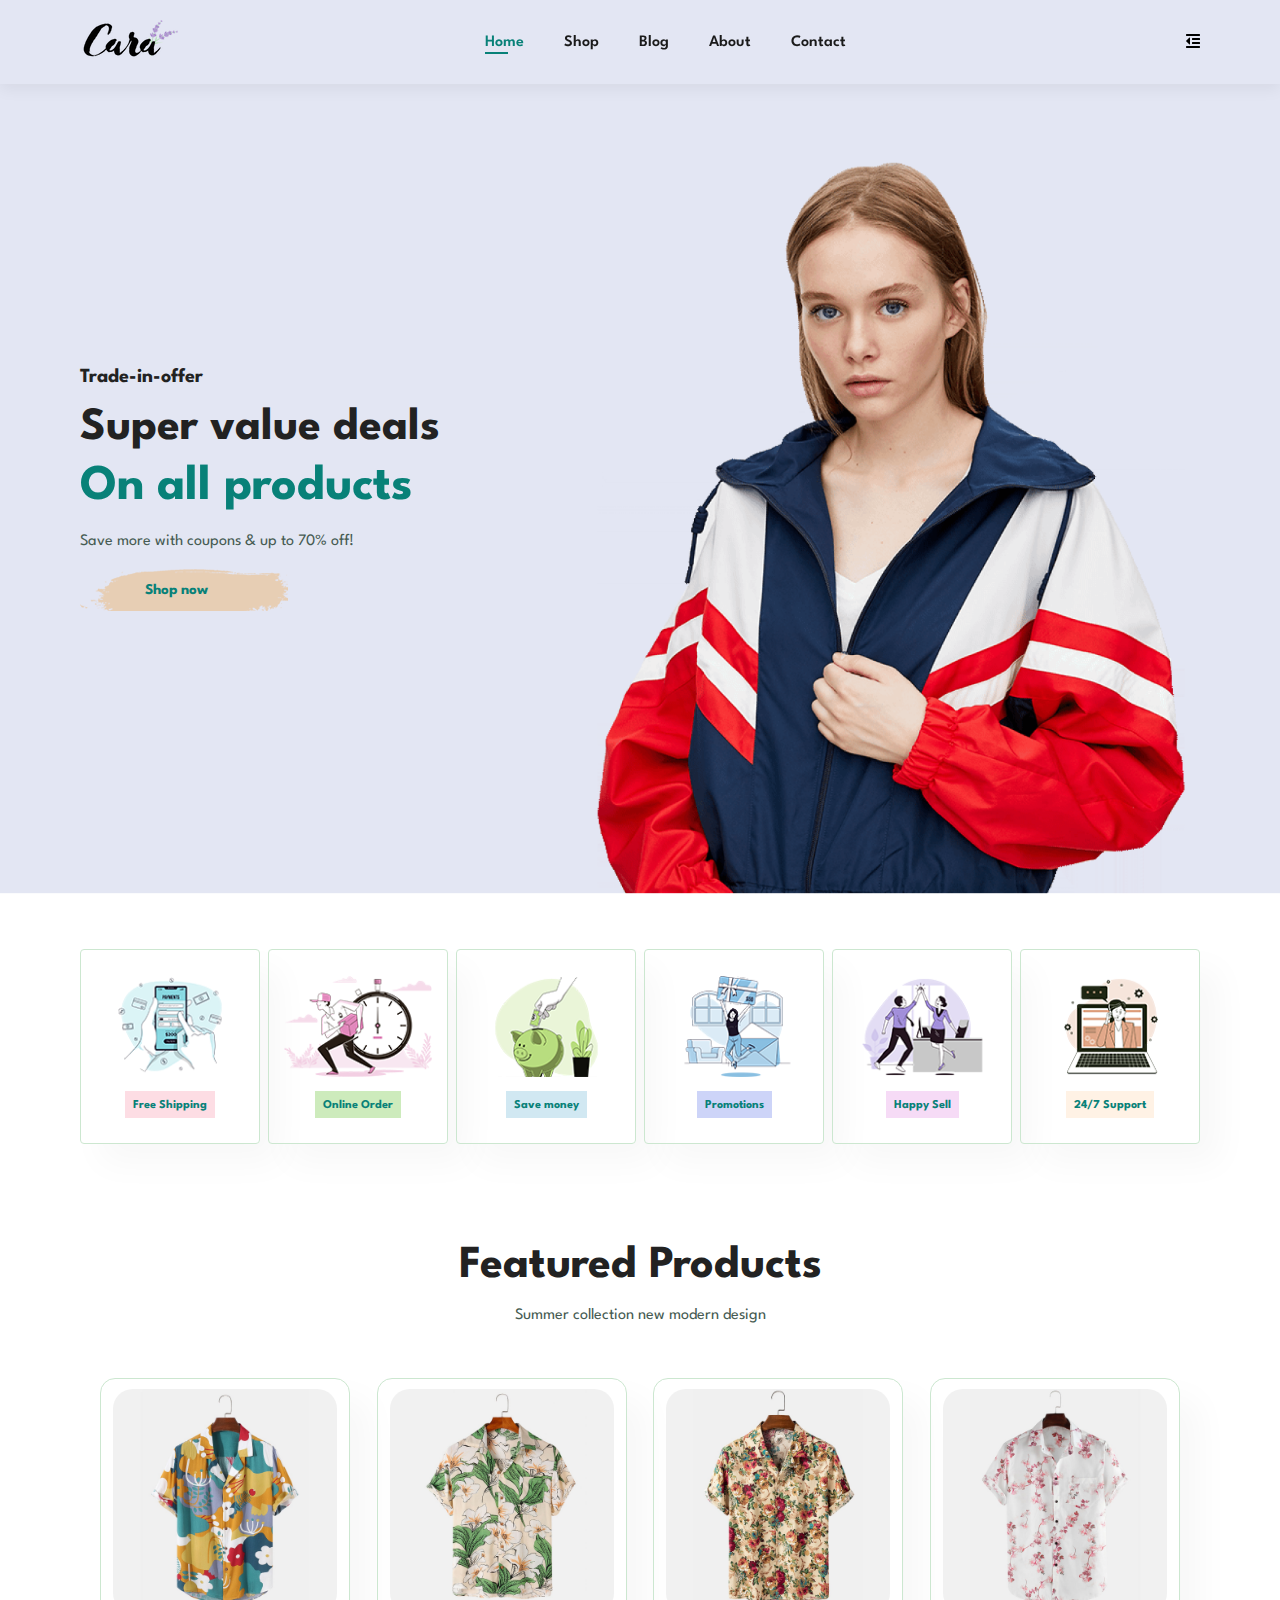
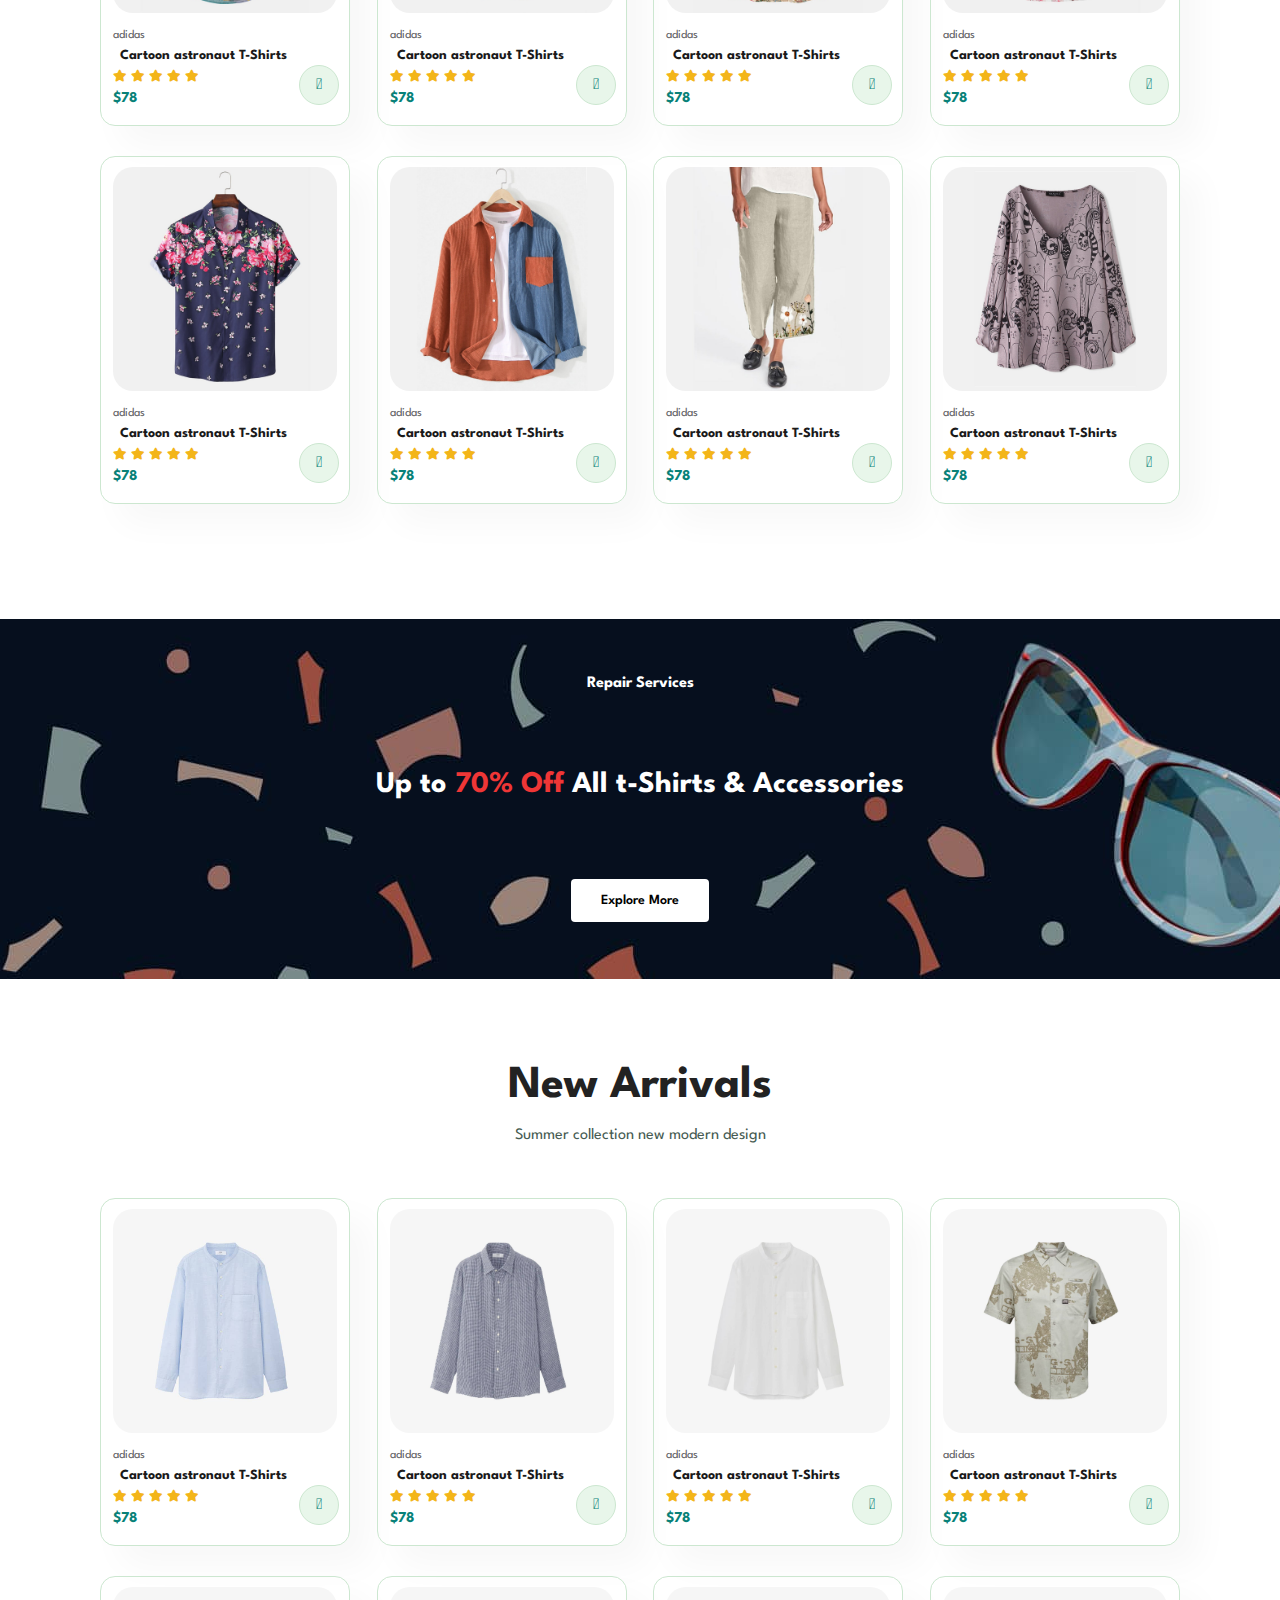
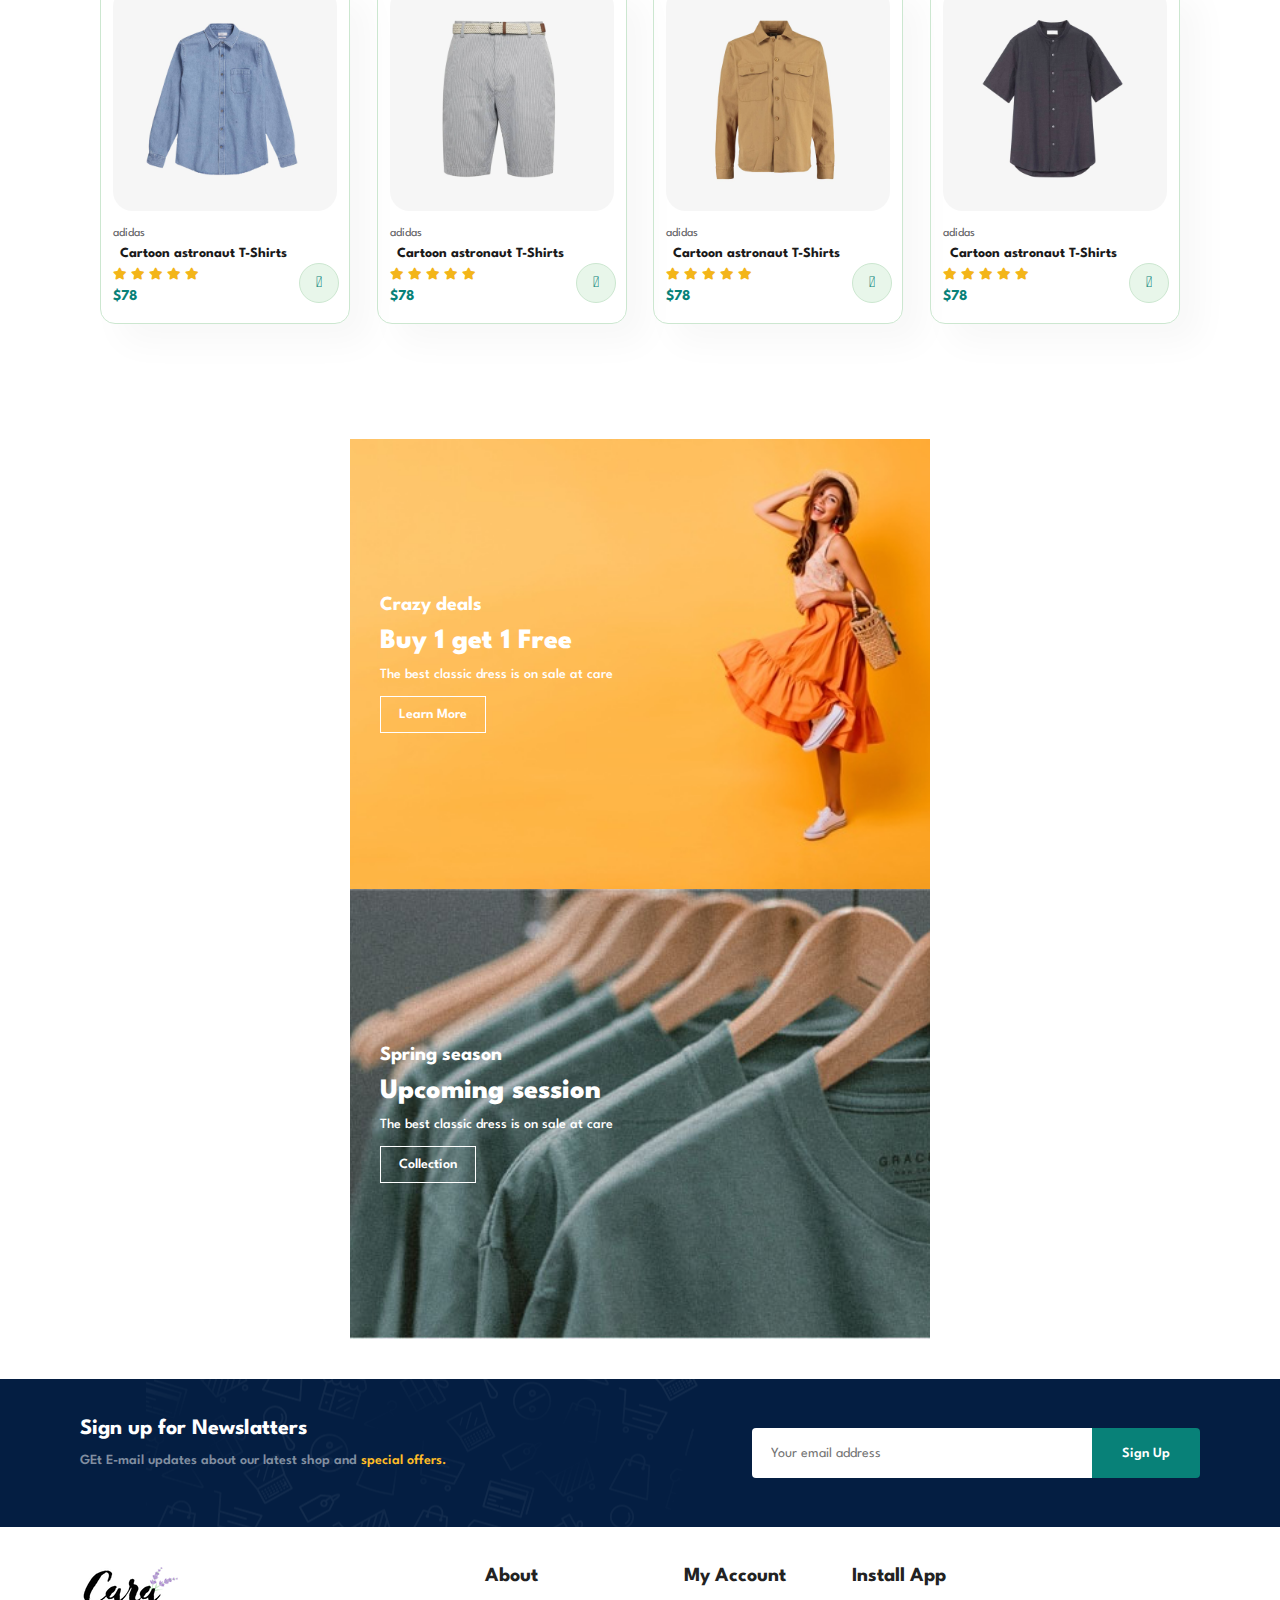
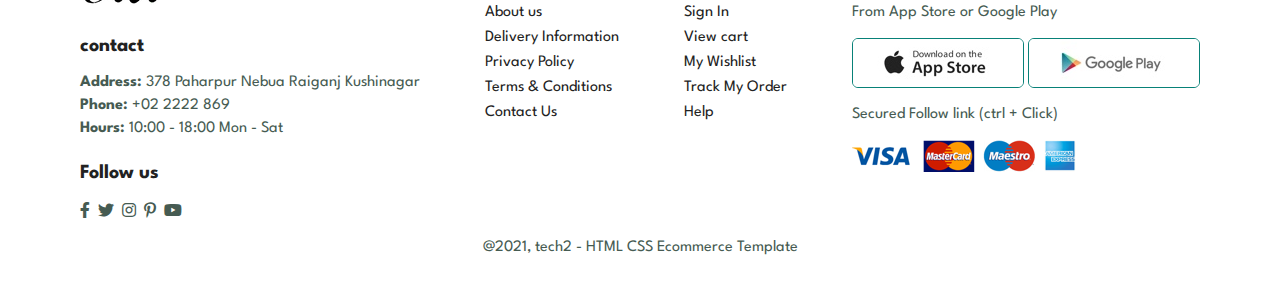
<file: index.html>
<!DOCTYPE html>
<html lang="en">

    <head>
        <meta charset="UTF-8">
        <meta http-equiv="X-UA-Compatible" content="IE=edge">
        <meta name="viewport" content="width=device-width, initial-scale=1.0">
        <title>Tech2etc Ecommerce Tutorial</title>
        <link rel="stylesheet" href="https://pro.fontawesome.com/releases/v5.10.0/css/all.css" />

        <link rel="stylesheet" href="style.css">
    </head>

    <body>
        <section id="header">
            <a href="#"><img src="img/logo.png" class="logo" alt="logo"></a>
            <div>
                <ul id="navbar">
                    <li><a class="active" href="index.html">Home</a></li>
                    <li><a href="shop.html">Shop</a></li>
                    <li><a href="blog.html">Blog</a></li>
                    <li><a href="about.html">About</a></li>
                    <li><a href="contact.html">Contact</a></li>
                    <li id="lg-bag"><a href="cart.html"><i class="far fa-shopping-bag"></i></a></li>
                    <a href="#" id="close"><i class="far fa-times"></i></a>
                </ul>
            </div>
            <div class="mobile">                
                <a href="cart.html"><i class="far fa-shopping-bag"></i></a>
                <i id="bar" class="fas fa-outdent"></i>
            </div>

        </section>

        <section id="hero">
            <h4>Trade-in-offer</h4>
            <h2>Super value deals</h2>
            <h1>On all products</h1>
            <p>Save more with coupons  & up to 70% off!</p>
            <button>Shop now</button>

        </section>

        <section id="feature" class="section-p1">
            <div class="fe-box">
                <img src="img/features/f1.png" alt="">
                <h6>Free Shipping</h6>
            </div>
            <div class="fe-box">
                <img src="img/features/f2.png" alt="">
                <h6>Online Order</h6>
            </div>
            <div class="fe-box">
                <img src="img/features/f3.png" alt="">
                <h6>Save money</h6>
            </div>
            <div class="fe-box">
                <img src="img/features/f4.png" alt="">
                <h6>Promotions</h6>
            </div>
            <div class="fe-box">
                <img src="img/features/f5.png" alt="">
                <h6>Happy Sell</h6>
            </div>
            <div class="fe-box">
                <img src="img/features/f6.png" alt="">
                <h6>24/7 Support</h6>
            </div>
        </section>

        <section id="product1" class="section-p1">
            <h2>Featured Products</h2>
            <p>Summer collection new modern design</p>
            <div class="pro-container">
                <div class="pro">
                    <img src="img/products/f1.jpg">
                    <div class="des">
                        <span>adidas</span>
                        <h5>Cartoon astronaut T-Shirts</h5>
                        <div class="star">
                            <i class="fas fa-star"></i>
                            <i class="fas fa-star"></i>
                            <i class="fas fa-star"></i>
                            <i class="fas fa-star"></i>
                            <i class="fas fa-star"></i>
                        </div>
                        <h4>$78</h4>
                    </div>
                    <a href="#"><i class="fal fa-shopping-cart cart"></i></a>
                </div>

                <div class="pro">
                    <img src="img/products/f2.jpg">
                    <div class="des">
                        <span>adidas</span>
                        <h5>Cartoon astronaut T-Shirts</h5>
                        <div class="star">
                            <i class="fas fa-star"></i>
                            <i class="fas fa-star"></i>
                            <i class="fas fa-star"></i>
                            <i class="fas fa-star"></i>
                            <i class="fas fa-star"></i>
                        </div>
                        <h4>$78</h4>
                    </div>
                    <a href="#"><i class="fal fa-shopping-cart cart"></i></a>
                </div>

                <div class="pro">
                    <img src="img/products/f3.jpg">
                    <div class="des">
                        <span>adidas</span>
                        <h5>Cartoon astronaut T-Shirts</h5>
                        <div class="star">
                            <i class="fas fa-star"></i>
                            <i class="fas fa-star"></i>
                            <i class="fas fa-star"></i>
                            <i class="fas fa-star"></i>
                            <i class="fas fa-star"></i>
                        </div>
                        <h4>$78</h4>
                    </div>
                    <a href="#"><i class="fal fa-shopping-cart cart"></i></a>
                </div>

                <div class="pro">
                    <img src="img/products/f4.jpg">
                    <div class="des">
                        <span>adidas</span>
                        <h5>Cartoon astronaut T-Shirts</h5>
                        <div class="star">
                            <i class="fas fa-star"></i>
                            <i class="fas fa-star"></i>
                            <i class="fas fa-star"></i>
                            <i class="fas fa-star"></i>
                            <i class="fas fa-star"></i>
                        </div>
                        <h4>$78</h4>
                    </div>
                    <a href="#"><i class="fal fa-shopping-cart cart"></i></a>
                </div>

                <div class="pro">
                    <img src="img/products/f5.jpg">
                    <div class="des">
                        <span>adidas</span>
                        <h5>Cartoon astronaut T-Shirts</h5>
                        <div class="star">
                            <i class="fas fa-star"></i>
                            <i class="fas fa-star"></i>
                            <i class="fas fa-star"></i>
                            <i class="fas fa-star"></i>
                            <i class="fas fa-star"></i>
                        </div>
                        <h4>$78</h4>
                    </div>
                    <a href="#"><i class="fal fa-shopping-cart cart"></i></a>
                </div>

                <div class="pro">
                    <img src="img/products/f6.jpg">
                    <div class="des">
                        <span>adidas</span>
                        <h5>Cartoon astronaut T-Shirts</h5>
                        <div class="star">
                            <i class="fas fa-star"></i>
                            <i class="fas fa-star"></i>
                            <i class="fas fa-star"></i>
                            <i class="fas fa-star"></i>
                            <i class="fas fa-star"></i>
                        </div>
                        <h4>$78</h4>
                    </div>
                    <a href="#"><i class="fal fa-shopping-cart cart"></i></a>
                </div>

                <div class="pro">
                    <img src="img/products/f7.jpg">
                    <div class="des">
                        <span>adidas</span>
                        <h5>Cartoon astronaut T-Shirts</h5>
                        <div class="star">
                            <i class="fas fa-star"></i>
                            <i class="fas fa-star"></i>
                            <i class="fas fa-star"></i>
                            <i class="fas fa-star"></i>
                            <i class="fas fa-star"></i>
                        </div>
                        <h4>$78</h4>
                    </div>
                    <a href="#"><i class="fal fa-shopping-cart cart"></i></a>
                </div>

                <div class="pro">
                    <img src="img/products/f8.jpg">
                    <div class="des">
                        <span>adidas</span>
                        <h5>Cartoon astronaut T-Shirts</h5>
                        <div class="star">
                            <i class="fas fa-star"></i>
                            <i class="fas fa-star"></i>
                            <i class="fas fa-star"></i>
                            <i class="fas fa-star"></i>
                            <i class="fas fa-star"></i>
                        </div>
                        <h4>$78</h4>
                    </div>
                    <a href="#"><i class="fal fa-shopping-cart cart"></i></a>
                </div>
            </div>

        </section>

        <section id="banner" class="section-m1">
            <h4>Repair Services</h4>
            <h2>Up to <span>70% Off</span> All t-Shirts & Accessories</h2>
            <button class="normal">Explore More</button>

        </section>

        <section id="product1" class="section-p1">
            <h2>New Arrivals</h2>
            <p>Summer collection new modern design</p>
            <div class="pro-container">
                <div class="pro">
                    <img src="img/products/n1.jpg">
                    <div class="des">
                        <span>adidas</span>
                        <h5>Cartoon astronaut T-Shirts</h5>
                        <div class="star">
                            <i class="fas fa-star"></i>
                            <i class="fas fa-star"></i>
                            <i class="fas fa-star"></i>
                            <i class="fas fa-star"></i>
                            <i class="fas fa-star"></i>
                        </div>
                        <h4>$78</h4>
                    </div>
                    <a href="#"><i class="fal fa-shopping-cart cart"></i></a>
                </div>

                <div class="pro">
                    <img src="img/products/n2.jpg">
                    <div class="des">
                        <span>adidas</span>
                        <h5>Cartoon astronaut T-Shirts</h5>
                        <div class="star">
                            <i class="fas fa-star"></i>
                            <i class="fas fa-star"></i>
                            <i class="fas fa-star"></i>
                            <i class="fas fa-star"></i>
                            <i class="fas fa-star"></i>
                        </div>
                        <h4>$78</h4>
                    </div>
                    <a href="#"><i class="fal fa-shopping-cart cart"></i></a>
                </div>

                <div class="pro">
                    <img src="img/products/n3.jpg">
                    <div class="des">
                        <span>adidas</span>
                        <h5>Cartoon astronaut T-Shirts</h5>
                        <div class="star">
                            <i class="fas fa-star"></i>
                            <i class="fas fa-star"></i>
                            <i class="fas fa-star"></i>
                            <i class="fas fa-star"></i>
                            <i class="fas fa-star"></i>
                        </div>
                        <h4>$78</h4>
                    </div>
                    <a href="#"><i class="fal fa-shopping-cart cart"></i></a>
                </div>

                <div class="pro">
                    <img src="img/products/n4.jpg">
                    <div class="des">
                        <span>adidas</span>
                        <h5>Cartoon astronaut T-Shirts</h5>
                        <div class="star">
                            <i class="fas fa-star"></i>
                            <i class="fas fa-star"></i>
                            <i class="fas fa-star"></i>
                            <i class="fas fa-star"></i>
                            <i class="fas fa-star"></i>
                        </div>
                        <h4>$78</h4>
                    </div>
                    <a href="#"><i class="fal fa-shopping-cart cart"></i></a>
                </div>

                <div class="pro">
                    <img src="img/products/n5.jpg">
                    <div class="des">
                        <span>adidas</span>
                        <h5>Cartoon astronaut T-Shirts</h5>
                        <div class="star">
                            <i class="fas fa-star"></i>
                            <i class="fas fa-star"></i>
                            <i class="fas fa-star"></i>
                            <i class="fas fa-star"></i>
                            <i class="fas fa-star"></i>
                        </div>
                        <h4>$78</h4>
                    </div>
                    <a href="#"><i class="fal fa-shopping-cart cart"></i></a>
                </div>

                <div class="pro">
                    <img src="img/products/n6.jpg">
                    <div class="des">
                        <span>adidas</span>
                        <h5>Cartoon astronaut T-Shirts</h5>
                        <div class="star">
                            <i class="fas fa-star"></i>
                            <i class="fas fa-star"></i>
                            <i class="fas fa-star"></i>
                            <i class="fas fa-star"></i>
                            <i class="fas fa-star"></i>
                        </div>
                        <h4>$78</h4>
                    </div>
                    <a href="#"><i class="fal fa-shopping-cart cart"></i></a>
                </div>

                <div class="pro">
                    <img src="img/products/n7.jpg">
                    <div class="des">
                        <span>adidas</span>
                        <h5>Cartoon astronaut T-Shirts</h5>
                        <div class="star">
                            <i class="fas fa-star"></i>
                            <i class="fas fa-star"></i>
                            <i class="fas fa-star"></i>
                            <i class="fas fa-star"></i>
                            <i class="fas fa-star"></i>
                        </div>
                        <h4>$78</h4>
                    </div>
                    <a href="#"><i class="fal fa-shopping-cart cart"></i></a>
                </div>

                <div class="pro">
                    <img src="img/products/n8.jpg">
                    <div class="des">
                        <span>adidas</span>
                        <h5>Cartoon astronaut T-Shirts</h5>
                        <div class="star">
                            <i class="fas fa-star"></i>
                            <i class="fas fa-star"></i>
                            <i class="fas fa-star"></i>
                            <i class="fas fa-star"></i>
                            <i class="fas fa-star"></i>
                        </div>
                        <h4>$78</h4>
                    </div>
                    <a href="#"><i class="fal fa-shopping-cart cart"></i></a>
                </div>
            </div>

        </section>

        <section id="sm-banner" class="section-p1">
            <div class="banner-box">
                <h4>Crazy deals</h4>
                <h2>Buy 1 get 1 Free</h2>
                <span> The best classic dress is on sale at care</span>
                <button class="white"> Learn More</button>
            </div>
            <div class="banner-box banner-box2">
                <h4>Spring season</h4>
                <h2>Upcoming session</h2>
                <span> The best classic dress is on sale at care</span>
                <button class="white"> Collection</button>
            </div>
        </section>

        <!--<section id="banner3">
            <div class="banner-box">
                <h2>SEASONAL SALE</h2>
                <h3>Winter collection 50% off</h3>
            </div>

        </section>-->

        <section id="newsletter" class="section-p1" class="section-m1">
            <div class="newstext">
                <h4>Sign up for Newslatters</h4>
                <p>GEt E-mail updates about our latest shop and <span>special offers.</span></p>
            </div>
            <div class="form">
                <input type="text" placeholder="Your email address">
                <button class="normal">Sign Up</button>
            </div>
        </section>

        <footer class="section-p1">
            <div class="col">
                <img class="logo" src="img/logo.png" alt="">
                <h4>contact</h4>
                <p><strong>Address:</strong> 378 Paharpur Nebua Raiganj Kushinagar</p>
                <p><strong>Phone:</strong> +02 2222 869</p>
                <p><strong>Hours:</strong> 10:00 - 18:00 Mon - Sat</p>
                <div class="follow">
                    <h4>Follow us</h4>
                    <div class="icon">
                        <i class="fab fa-facebook-f"></i>
                        <i class="fab fa-twitter"></i>
                        <i class="fab fa-instagram"></i>
                        <i class="fab fa-pinterest-p"></i>
                        <i class="fab fa-youtube"></i>
                    </div>
                </div>
            </div>

            <div class="col">
                <h4>About</h4>
                <a href="#">About us</a>
                <a href="#">Delivery Information</a>
                <a href="#">Privacy Policy</a>
                <a href="#">Terms & Conditions</a>
                <a href="#">Contact Us</a>

            </div>

            <div class="col">
                <h4>My Account</h4>
                <a href="#">Sign In</a>
                <a href="#">View cart</a>
                <a href="#">My Wishlist</a>
                <a href="#">Track My Order</a>
                <a href="#">Help</a>

            </div>

            <div class="col install">
                <h4>Install App</h4>
                <p>From App Store or Google Play</p>
                <div class="row">
                    <img src="img/pay/app.jpg" alt="">
                    <img src="img/pay/play.jpg" alt="">
                </div>
                <p>Secured Follow link (ctrl + Click)</p>
                <img src="img/pay/pay.png" alt="">
            </div>

            <div class="copyright">
                <p>@2021, tech2 - HTML CSS Ecommerce Template</p>
            </div>
        </footer>


        <script src="script.js"></script>
    </body>

</html>
</file>
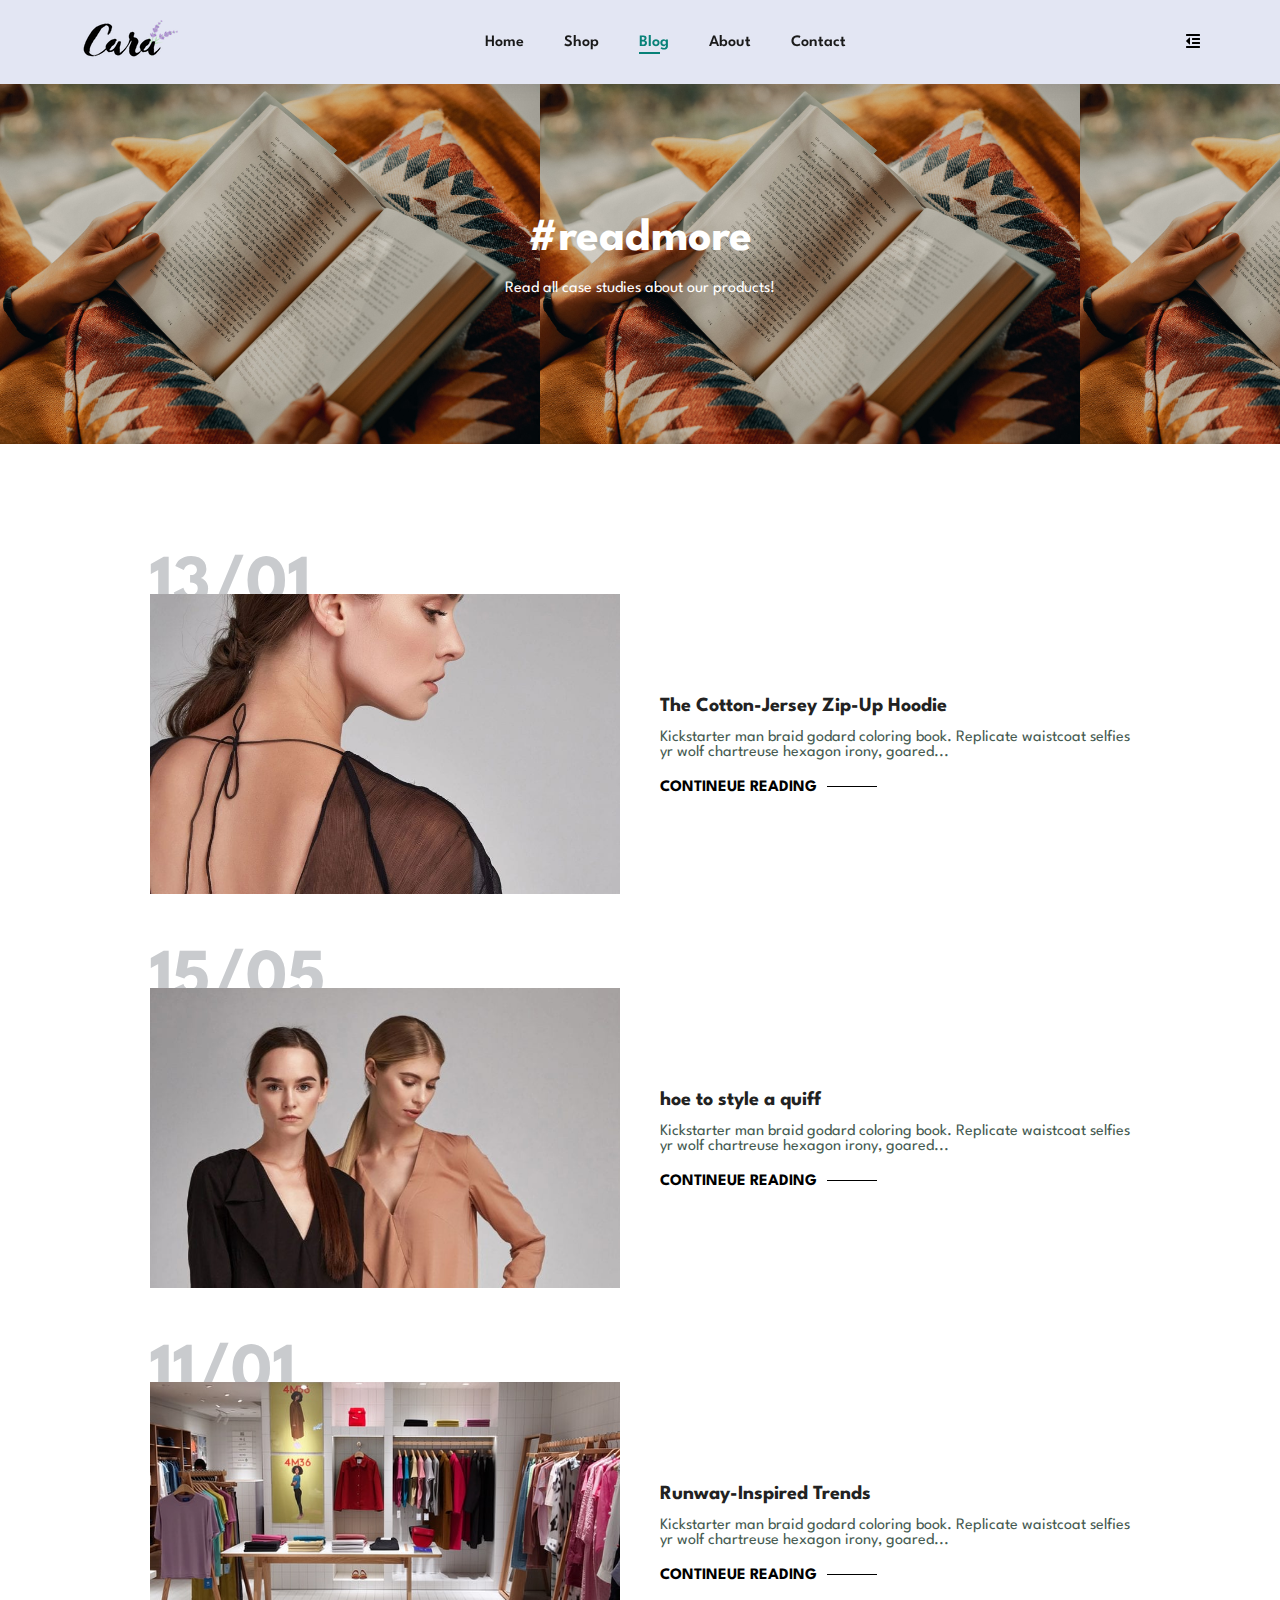
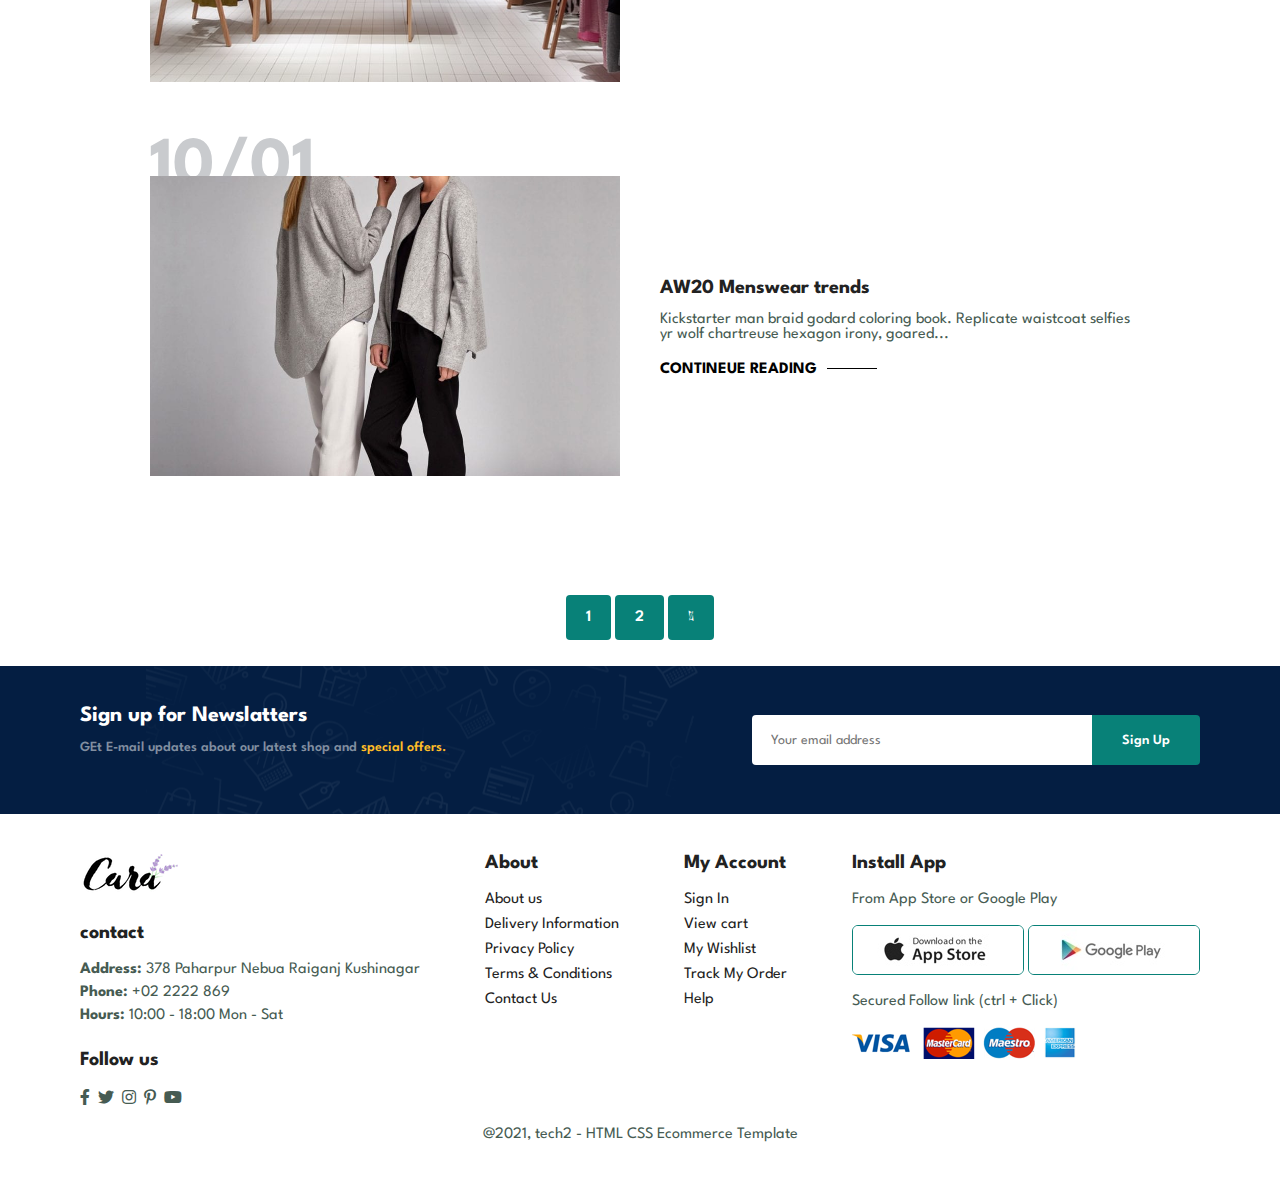
<file: blog.html>
<!DOCTYPE html>
<html lang="en">

    <head>
        <meta charset="UTF-8">
        <meta http-equiv="X-UA-Compatible" content="IE=edge">
        <meta name="viewport" content="width=device-width, initial-scale=1.0">
        <title>Tech2etc Ecommerce Tutorial</title>
        <link rel="stylesheet" href="https://pro.fontawesome.com/releases/v5.10.0/css/all.css" />

        <link rel="stylesheet" href="style.css">
    </head>

    <body>
        <section id="header">
            <a href="#"><img src="img/logo.png" class="logo" alt="logo"></a>
            <div>
                <ul id="navbar">
                    <li><a href="index.html">Home</a></li>
                    <li><a href="shop.html">Shop</a></li>
                    <li><a class="active" href="blog.html">Blog</a></li>
                    <li><a href="about.html">About</a></li>
                    <li><a href="contact.html">Contact</a></li>
                    <li id="lg-bag"><a href="cart.html"><i class="far fa-shopping-bag"></i></a></li>
                    <a href="#" id="close"><i class="far fa-times"></i></a>
                </ul>
            </div>
            <div class="mobile">                
                <a href="cart.html"><i class="far fa-shopping-bag"></i></a>
                <i id="bar" class="fas fa-outdent"></i>
            </div>

        </section>

        <section id="page-header" class="blog-header">
           
            <h2>#readmore</h2>
            
            <p>Read all case studies about our products!</p>
            

        </section>

        <section id="blog">
            <div class="blog-box">
                <div class="blog-img">
                    <img src="img/blog/b1.jpg" alt="">
                </div>
                <div class="blog-details"> 
                    <h4>The Cotton-Jersey Zip-Up Hoodie</h4>
                    <p>Kickstarter man braid godard coloring book. 
                        Replicate waistcoat selfies yr wolf chartreuse hexagon irony, goared...
                    </p>
                    <a href="#">CONTINEUE READING</a>
                </div>
                <h1>13/01</h1>
            </div>

            <div class="blog-box">
                <div class="blog-img">
                    <img src="img/blog/b2.jpg" alt="">
                </div>
                <div class="blog-details"> 
                    <h4>hoe to style a quiff</h4>
                    <p>Kickstarter man braid godard coloring book. 
                        Replicate waistcoat selfies yr wolf chartreuse hexagon irony, goared...
                    </p>
                    <a href="#">CONTINEUE READING</a>
                </div>
                <h1>15/05</h1>
            </div>

            <div class="blog-box">
                <div class="blog-img">
                    <img src="img/blog/b3.jpg" alt="">
                </div>
                <div class="blog-details"> 
                    <h4>Runway-Inspired Trends</h4>
                    <p>Kickstarter man braid godard coloring book. 
                        Replicate waistcoat selfies yr wolf chartreuse hexagon irony, goared...
                    </p>
                    <a href="#">CONTINEUE READING</a>
                </div>
                <h1>11/01</h1>
            </div>

            <div class="blog-box">
                <div class="blog-img">
                    <img src="img/blog/b4.jpg" alt="">
                </div>
                <div class="blog-details"> 
                    <h4>AW20 Menswear trends</h4>
                    <p>Kickstarter man braid godard coloring book. 
                        Replicate waistcoat selfies yr wolf chartreuse hexagon irony, goared...
                    </p>
                    <a href="#">CONTINEUE READING</a>
                </div>
                <h1>10/01</h1>
            </div>
        </section>

        <section id="pagination" class="section-p1">
            <a href="#">1</a>
            <a href="#">2</a>
            <a href="#"><i class="fal fa-long-arrow-alt-right"></i></a>
        </section>

        <section id="newsletter" class="section-p1" class="section-m1">
            <div class="newstext">
                <h4>Sign up for Newslatters</h4>
                <p>GEt E-mail updates about our latest shop and <span>special offers.</span></p>
            </div>
            <div class="form">
                <input type="text" placeholder="Your email address">
                <button class="normal">Sign Up</button>
            </div>
        </section>

        <footer class="section-p1">
            <div class="col">
                <img class="logo" src="img/logo.png" alt="">
                <h4>contact</h4>
                <p><strong>Address:</strong> 378 Paharpur Nebua Raiganj Kushinagar</p>
                <p><strong>Phone:</strong> +02 2222 869</p>
                <p><strong>Hours:</strong> 10:00 - 18:00 Mon - Sat</p>
                <div class="follow">
                    <h4>Follow us</h4>
                    <div class="icon">
                        <i class="fab fa-facebook-f"></i>
                        <i class="fab fa-twitter"></i>
                        <i class="fab fa-instagram"></i>
                        <i class="fab fa-pinterest-p"></i>
                        <i class="fab fa-youtube"></i>
                    </div>
                </div>
            </div>

            <div class="col">
                <h4>About</h4>
                <a href="#">About us</a>
                <a href="#">Delivery Information</a>
                <a href="#">Privacy Policy</a>
                <a href="#">Terms & Conditions</a>
                <a href="#">Contact Us</a>

            </div>

            <div class="col">
                <h4>My Account</h4>
                <a href="#">Sign In</a>
                <a href="#">View cart</a>
                <a href="#">My Wishlist</a>
                <a href="#">Track My Order</a>
                <a href="#">Help</a>

            </div>

            <div class="col install">
                <h4>Install App</h4>
                <p>From App Store or Google Play</p>
                <div class="row">
                    <img src="img/pay/app.jpg" alt="">
                    <img src="img/pay/play.jpg" alt="">
                </div>
                <p>Secured Follow link (ctrl + Click)</p>
                <img src="img/pay/pay.png" alt="">
            </div>

            <div class="copyright">
                <p>@2021, tech2 - HTML CSS Ecommerce Template</p>
            </div>
        </footer>


        <script src="script.js"></script>
    </body>

</html>
</file>
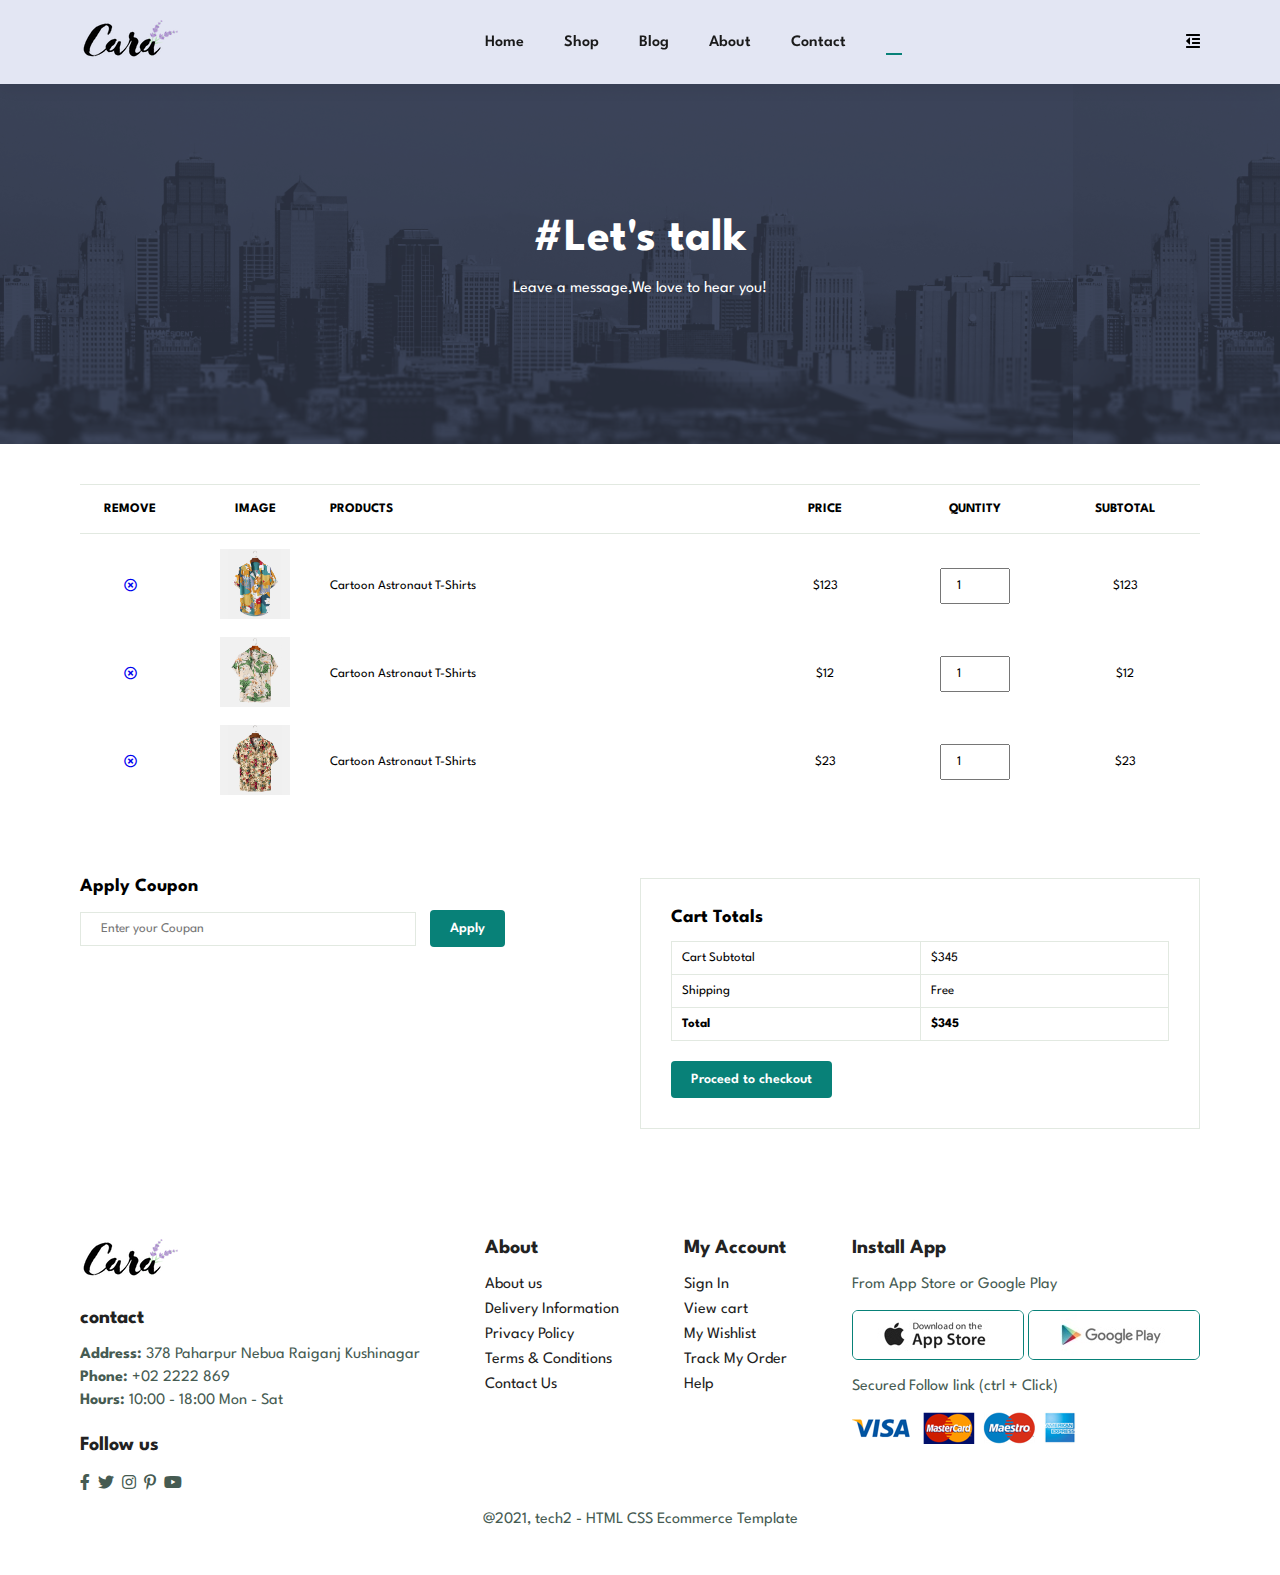
<file: cart.html>
<!DOCTYPE html>
<html lang="en">

    <head>
        <meta charset="UTF-8">
        <meta http-equiv="X-UA-Compatible" content="IE=edge">
        <meta name="viewport" content="width=device-width, initial-scale=1.0">
        <title>Tech2etc Ecommerce Tutorial</title>
        <link rel="stylesheet" href="https://pro.fontawesome.com/releases/v5.10.0/css/all.css" />

        <link rel="stylesheet" href="style.css">
    </head>

    <body>
        <section id="header">
            <a href="#"><img src="img/logo.png" class="logo" alt="logo"></a>
            <div>
                <ul id="navbar">
                    <li><a href="index.html">Home</a></li>
                    <li><a href="shop.html">Shop</a></li>
                    <li><a href="blog.html">Blog</a></li>
                    <li><a href="about.html">About</a></li>
                    <li><a href="contact.html">Contact</a></li>
                    <li id="lg-bag"><a class="active" href="cart.html"><i class="far fa-shopping-bag"></i></a></li>
                    <a href="#" id="close"><i class="far fa-times"></i></a>
                </ul>
            </div>
            <div class="mobile">                
                <a href="cart.html"><i class="far fa-shopping-bag"></i></a>
                <i id="bar" class="fas fa-outdent"></i>
            </div>

        </section>

        <section id="page-header" class="about-header">
           
            <h2>#Let's talk</h2>
            
            <p>Leave a message,We love to hear you!</p>
            

        </section>

        <section id="cart" class="section-p1">
            <table width="100">
                <thead>
                    <tr>
                        <td>Remove</td>
                        <td>Image</td>
                        <td>Products</td>
                        <td>Price</td>
                        <td>Quntity</td>
                        <td>Subtotal</td>
                    </tr>
                </thead>
                <tbody>
                    <tr>
                        <td><a href="#"><i class="far fa-times-circle"></i></a></td>
                        <td><img src="img/products/f1.jpg"></td>
                        <td>Cartoon Astronaut T-Shirts</td>
                        <td>$123</td>
                        <td><input type="number" value="1"></td>
                        <td>$123</td>
                    </tr>

                    <tr>
                        <td><a href="#"><i class="far fa-times-circle"></i></a></td>
                        <td><img src="img/products/f2.jpg"></td>
                        <td>Cartoon Astronaut T-Shirts</td>
                        <td>$12</td>
                        <td><input type="number" value="1"></td>
                        <td>$12</td>
                    </tr>

                    <tr>
                        <td><a href="#"><i class="far fa-times-circle"></i></a></td>
                        <td><img src="img/products/f3.jpg"></td>
                        <td>Cartoon Astronaut T-Shirts</td>
                        <td>$23</td>
                        <td><input type="number" value="1"></td>
                        <td>$23</td>
                    </tr>
                </tbody>
            </table>
        </section>

        <section id="cart-add" class="section-p1">
            <div id="coupon">
                <h3>Apply Coupon</h3>
                <div>
                    <input type="text" placeholder="Enter your Coupan">
                    <button class="normal">Apply</button>
                </div>
            </div>

            <div id="subtotal">
                <h3>Cart Totals</h3>
                <table>
                    <tr>
                        <td>Cart Subtotal</td>
                        <td>$345</td>
                    </tr>
                    <tr>
                        <td>Shipping</td>
                        <td>Free</td>
                    </tr>
                    <tr>
                        <td><strong>Total</strong></td>
                        <td><strong>$345</strong></td>
                    </tr>
                </table>
                <button class="normal">Proceed to checkout</button>
            </div>
        </section>

        <footer class="section-p1">
            <div class="col">
                <img class="logo" src="img/logo.png" alt="">
                <h4>contact</h4>
                <p><strong>Address:</strong> 378 Paharpur Nebua Raiganj Kushinagar</p>
                <p><strong>Phone:</strong> +02 2222 869</p>
                <p><strong>Hours:</strong> 10:00 - 18:00 Mon - Sat</p>
                <div class="follow">
                    <h4>Follow us</h4>
                    <div class="icon">
                        <i class="fab fa-facebook-f"></i>
                        <i class="fab fa-twitter"></i>
                        <i class="fab fa-instagram"></i>
                        <i class="fab fa-pinterest-p"></i>
                        <i class="fab fa-youtube"></i>
                    </div>
                </div>
            </div>

            <div class="col">
                <h4>About</h4>
                <a href="#">About us</a>
                <a href="#">Delivery Information</a>
                <a href="#">Privacy Policy</a>
                <a href="#">Terms & Conditions</a>
                <a href="#">Contact Us</a>

            </div>

            <div class="col">
                <h4>My Account</h4>
                <a href="#">Sign In</a>
                <a href="#">View cart</a>
                <a href="#">My Wishlist</a>
                <a href="#">Track My Order</a>
                <a href="#">Help</a>

            </div>

            <div class="col install">
                <h4>Install App</h4>
                <p>From App Store or Google Play</p>
                <div class="row">
                    <img src="img/pay/app.jpg" alt="">
                    <img src="img/pay/play.jpg" alt="">
                </div>
                <p>Secured Follow link (ctrl + Click)</p>
                <img src="img/pay/pay.png" alt="">
            </div>

            <div class="copyright">
                <p>@2021, tech2 - HTML CSS Ecommerce Template</p>
            </div>
        </footer>


        <script src="script.js"></script>
    </body>

</html>
</file>
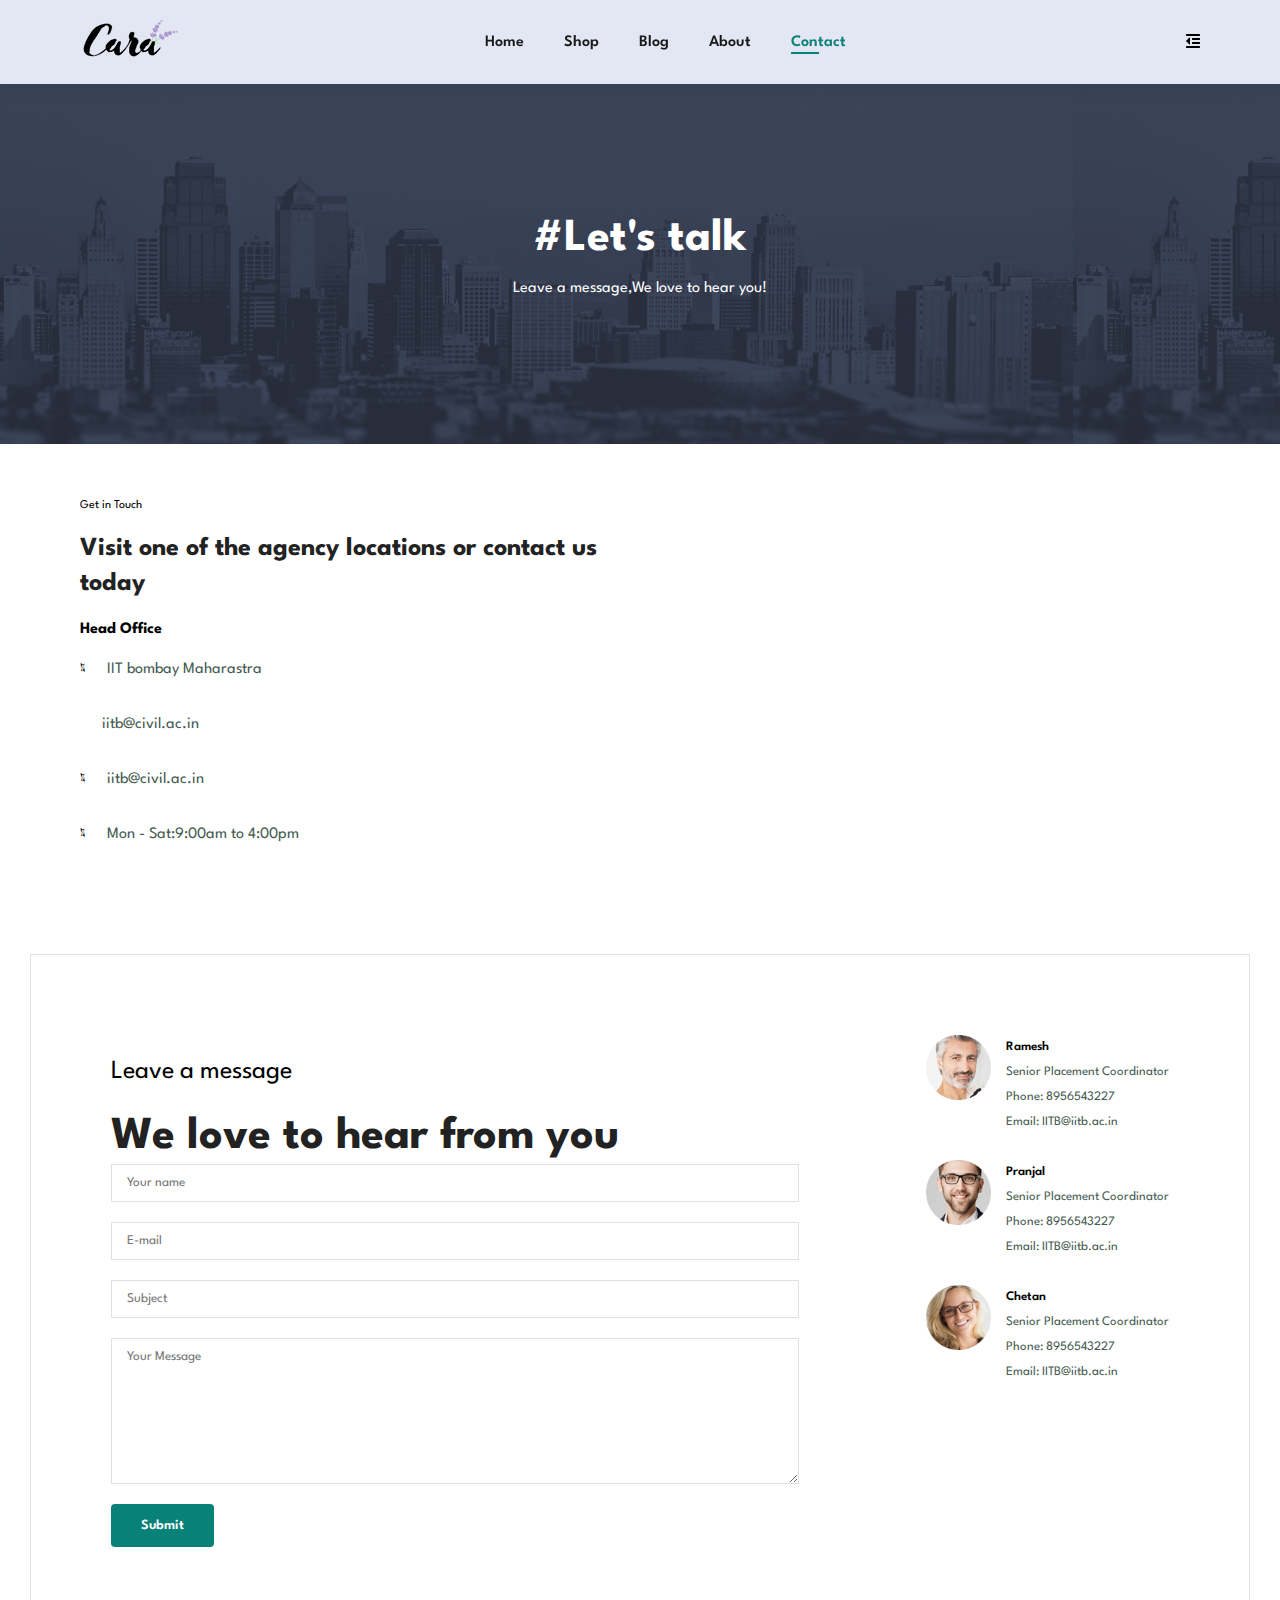
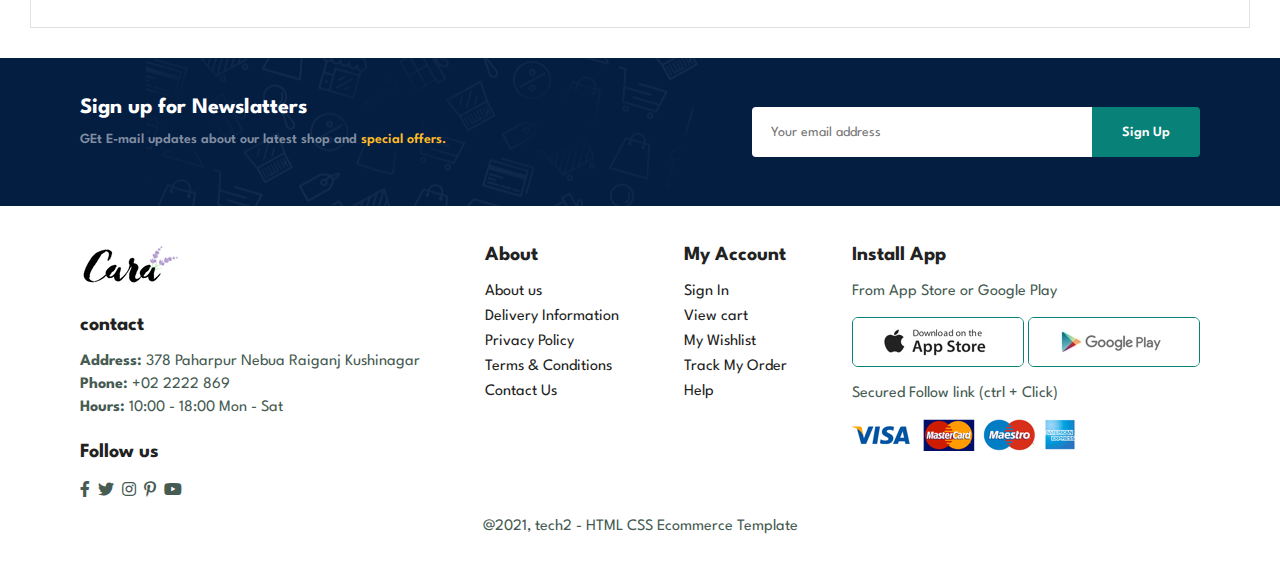
<file: contact.html>
<!DOCTYPE html>
<html lang="en">

    <head>
        <meta charset="UTF-8">
        <meta http-equiv="X-UA-Compatible" content="IE=edge">
        <meta name="viewport" content="width=device-width, initial-scale=1.0">
        <title>Tech2etc Ecommerce Tutorial</title>
        <link rel="stylesheet" href="https://pro.fontawesome.com/releases/v5.10.0/css/all.css" />

        <link rel="stylesheet" href="style.css">
    </head>

    <body>
        <section id="header">
            <a href="#"><img src="img/logo.png" class="logo" alt="logo"></a>
            <div>
                <ul id="navbar">
                    <li><a href="index.html">Home</a></li>
                    <li><a href="shop.html">Shop</a></li>
                    <li><a href="blog.html">Blog</a></li>
                    <li><a href="about.html">About</a></li>
                    <li><a class="active" href="contact.html">Contact</a></li>
                    <li id="lg-bag"><a href="cart.html"><i class="far fa-shopping-bag"></i></a></li>
                    <a href="#" id="close"><i class="far fa-times"></i></a>
                </ul>
            </div>
            <div class="mobile">                
                <a href="cart.html"><i class="far fa-shopping-bag"></i></a>
                <i id="bar" class="fas fa-outdent"></i>
            </div>

        </section>

        <section id="page-header" class="about-header">
           
            <h2>#Let's talk</h2>
            
            <p>Leave a message,We love to hear you!</p>
            

        </section>


        <section id="contact-details" class="section-p1">
            <div class="details">
                <span>Get in Touch</span>
                <h2>Visit one of the agency locations or contact us today</h2>
                <h3>Head Office</h3>
                <div>
                    <li>
                        <i class="fal fa-map"></i>
                        <p>IIT bombay Maharastra</p>
                    </li>

                    <li>
                        <i class="fal fa-envelop"></i>
                        <p>iitb@civil.ac.in</p>
                    </li>

                    <li>
                        <i class="fal fa-phone-alt"></i>
                        <p>iitb@civil.ac.in</p>
                    </li>

                    <li>
                        <i class="fal fa-clock"></i>
                        <p>Mon - Sat:9:00am to 4:00pm</p>
                    </li>
                </div>
            </div>

            <div class="map">
                <iframe src="https://www.google.com/maps/embed?pb=!1m18!1m12!1m3!1d3769.4121002438806!2d72.9132679!3d19.133430200000003!2m3!1f0!2f0!3f0!3m2!1i1024!2i768!4f13.1!3m3!1m2!1s0x3be7c7f189efc039%3A0x68fdcea4c5c5894e!2sIndian%20Institute%20of%20Technology%20Bombay!5e0!3m2!1sen!2sin!4v1687861729499!5m2!1sen!2sin" width="600" height="450" style="border:0;" allowfullscreen="" loading="lazy" referrerpolicy="no-referrer-when-downgrade"></iframe>

            </div>
        </section>

        <section id="form-details">
            <form action="">
                <span>Leave a message</span>
                <h2>We love to hear from you</h2>
                <input type="text" placeholder="Your name">
                <input type="text" placeholder="E-mail">
                <input type="text" placeholder="Subject">
                <textarea name="" id="" cols="30" rows="10" placeholder="Your Message"></textarea>
                <button class="normal">Submit</button>
            </form>

            <div class="people">
                <div >
                    <img src="img/people/1.png" alt="">
                    <p><span>Ramesh</span>Senior Placement Coordinator<br>Phone: 8956543227<br>Email: IITB@iitb.ac.in</p>                
                </div>

                <div >
                    <img src="img/people/2.png" alt="">
                    <p><span>Pranjal</span>Senior Placement Coordinator<br>Phone: 8956543227<br>Email: IITB@iitb.ac.in</p>                
                </div>

                <div >
                    <img src="img/people/3.png" alt="">
                    <p><span>Chetan</span>Senior Placement Coordinator<br>Phone: 8956543227<br>Email: IITB@iitb.ac.in</p>                
                </div>
            </div>
            
        </section>

        <section id="newsletter" class="section-p1" class="section-m1">
            <div class="newstext">
                <h4>Sign up for Newslatters</h4>
                <p>GEt E-mail updates about our latest shop and <span>special offers.</span></p>
            </div>
            <div class="form">
                <input type="text" placeholder="Your email address">
                <button class="normal">Sign Up</button>
            </div>
        </section>

        <footer class="section-p1">
            <div class="col">
                <img class="logo" src="img/logo.png" alt="">
                <h4>contact</h4>
                <p><strong>Address:</strong> 378 Paharpur Nebua Raiganj Kushinagar</p>
                <p><strong>Phone:</strong> +02 2222 869</p>
                <p><strong>Hours:</strong> 10:00 - 18:00 Mon - Sat</p>
                <div class="follow">
                    <h4>Follow us</h4>
                    <div class="icon">
                        <i class="fab fa-facebook-f"></i>
                        <i class="fab fa-twitter"></i>
                        <i class="fab fa-instagram"></i>
                        <i class="fab fa-pinterest-p"></i>
                        <i class="fab fa-youtube"></i>
                    </div>
                </div>
            </div>

            <div class="col">
                <h4>About</h4>
                <a href="#">About us</a>
                <a href="#">Delivery Information</a>
                <a href="#">Privacy Policy</a>
                <a href="#">Terms & Conditions</a>
                <a href="#">Contact Us</a>

            </div>

            <div class="col">
                <h4>My Account</h4>
                <a href="#">Sign In</a>
                <a href="#">View cart</a>
                <a href="#">My Wishlist</a>
                <a href="#">Track My Order</a>
                <a href="#">Help</a>

            </div>

            <div class="col install">
                <h4>Install App</h4>
                <p>From App Store or Google Play</p>
                <div class="row">
                    <img src="img/pay/app.jpg" alt="">
                    <img src="img/pay/play.jpg" alt="">
                </div>
                <p>Secured Follow link (ctrl + Click)</p>
                <img src="img/pay/pay.png" alt="">
            </div>

            <div class="copyright">
                <p>@2021, tech2 - HTML CSS Ecommerce Template</p>
            </div>
        </footer>


        <script src="script.js"></script>
    </body>

</html>
</file>
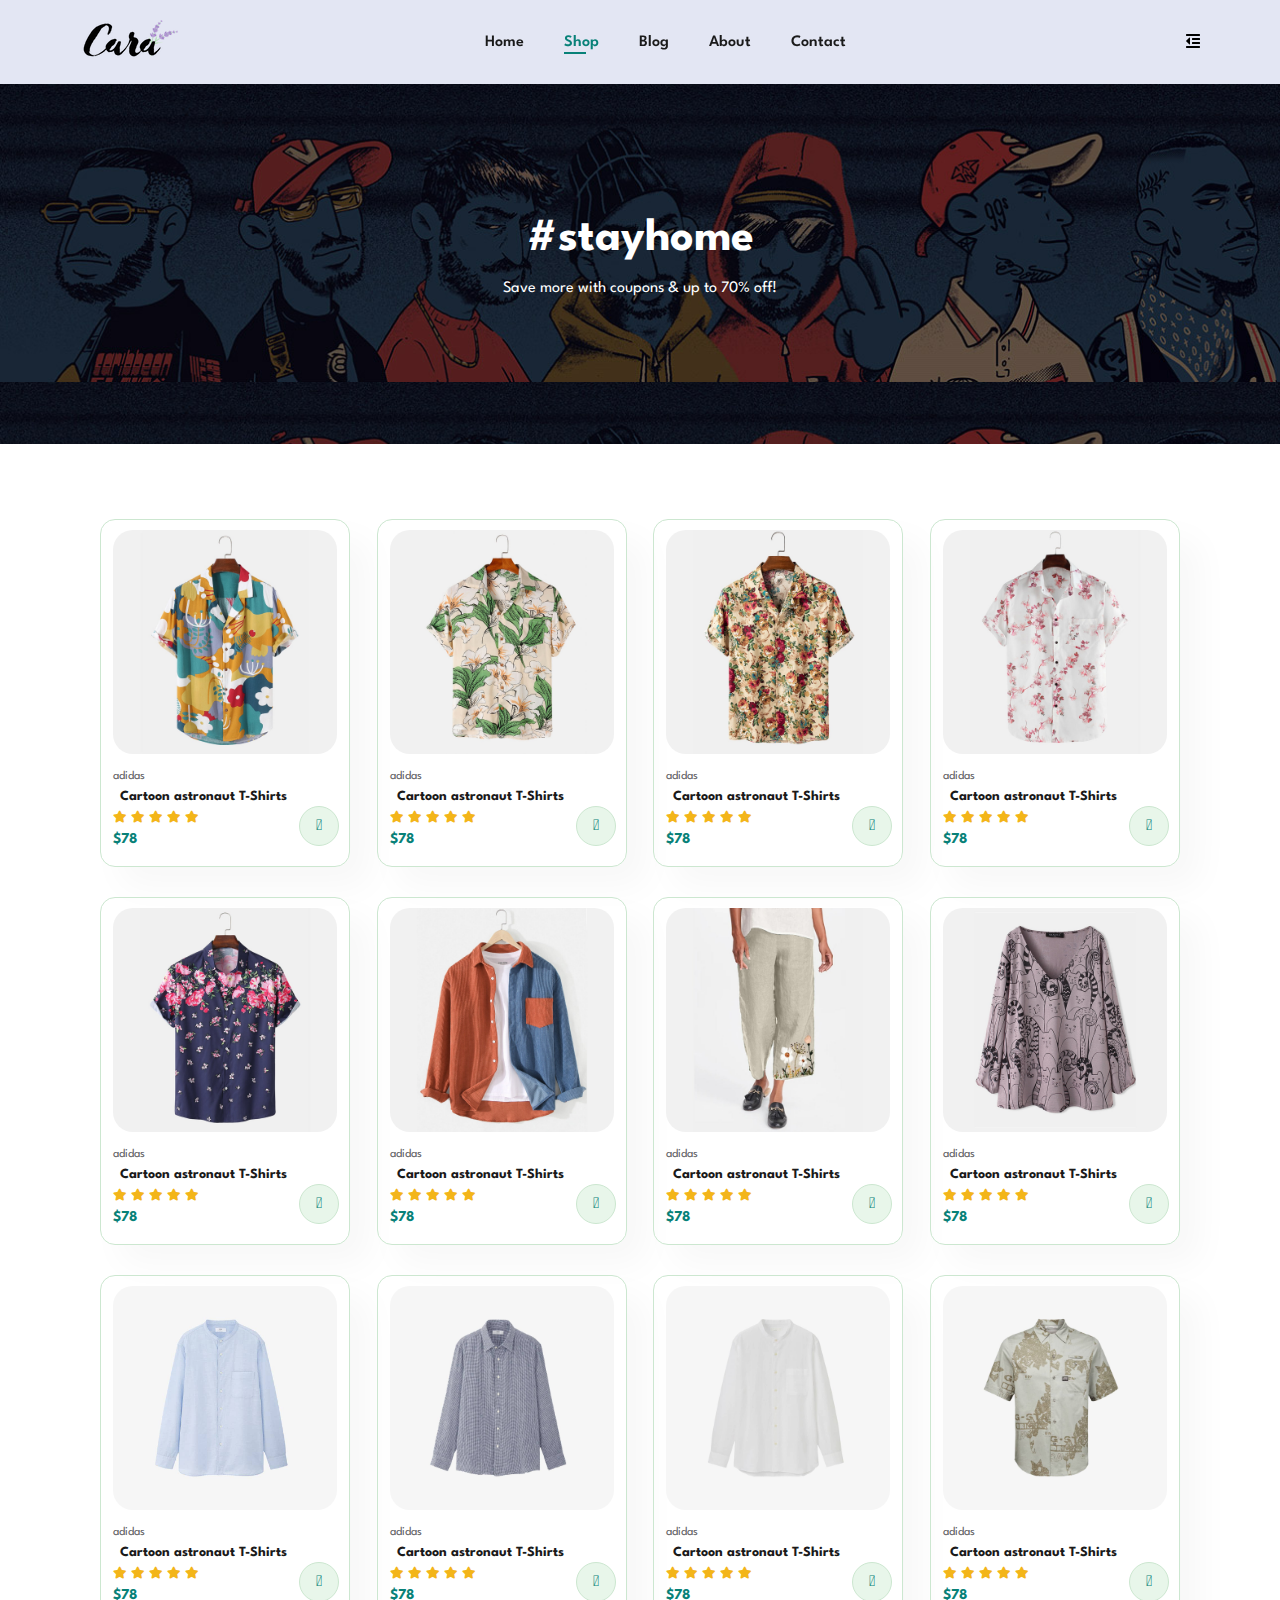
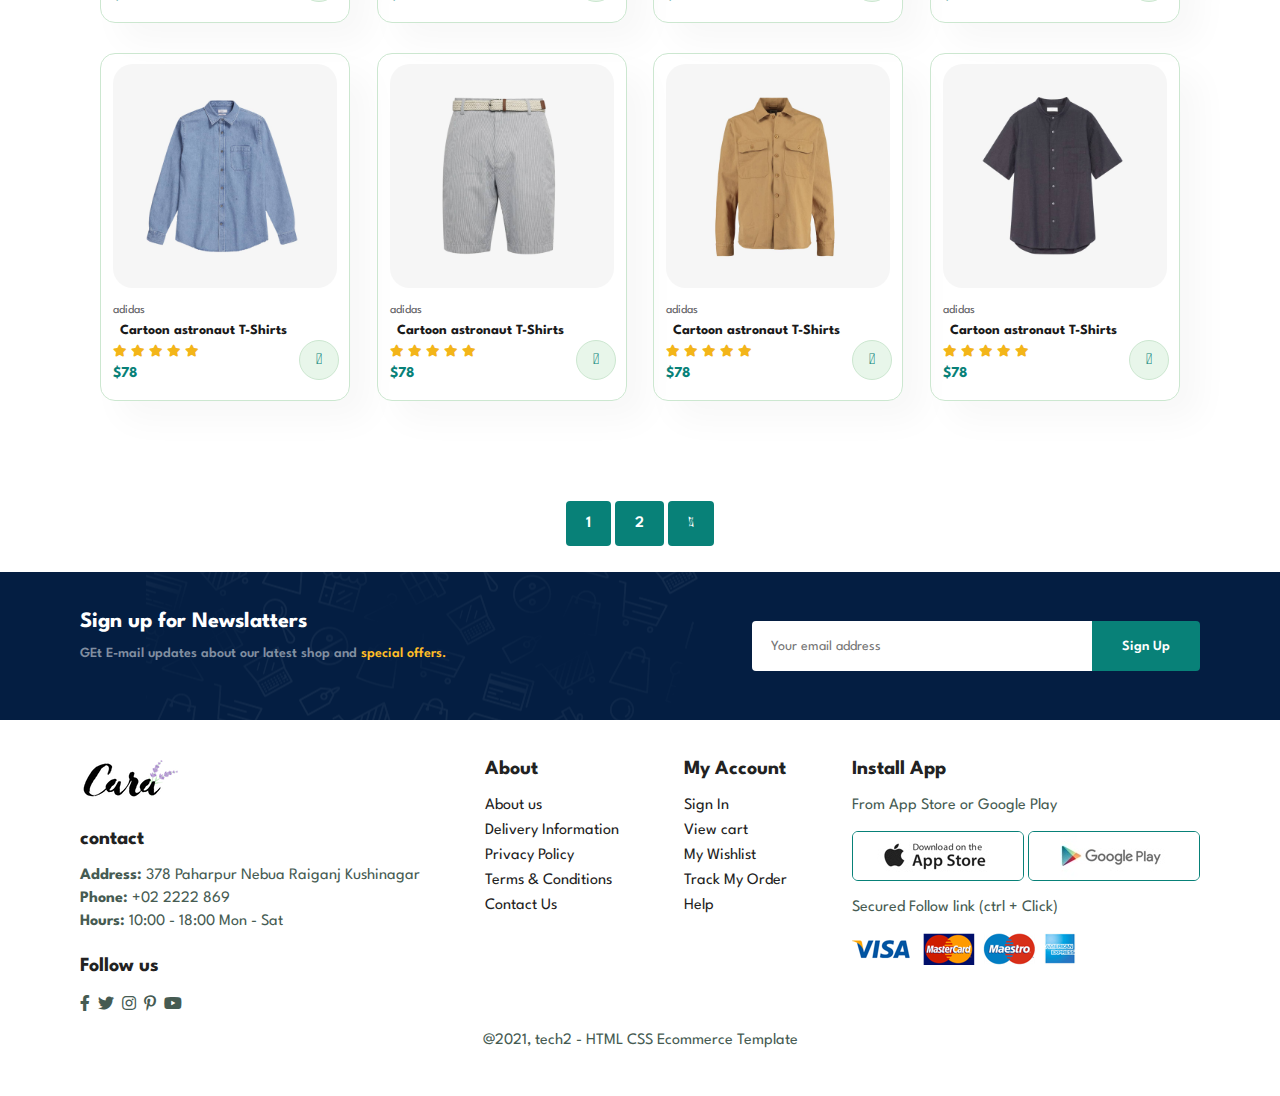
<file: shop.html>
<!DOCTYPE html>
<html lang="en">

    <head>
        <meta charset="UTF-8">
        <meta http-equiv="X-UA-Compatible" content="IE=edge">
        <meta name="viewport" content="width=device-width, initial-scale=1.0">
        <title>Tech2etc Ecommerce Tutorial</title>
        <link rel="stylesheet" href="https://pro.fontawesome.com/releases/v5.10.0/css/all.css" />

        <link rel="stylesheet" href="style.css">
    </head>

    <body>
        <section id="header">
            <a href="#"><img src="img/logo.png" class="logo" alt="logo"></a>
            <div>
                <ul id="navbar">
                    <li><a href="index.html">Home</a></li>
                    <li><a class="active" href="shop.html">Shop</a></li>
                    <li><a href="blog.html">Blog</a></li>
                    <li><a href="about.html">About</a></li>
                    <li><a href="contact.html">Contact</a></li>
                    <li id="lg-bag"><a href="cart.html"><i class="far fa-shopping-bag"></i></a></li>
                    <a href="#" id="close"><i class="far fa-times"></i></a>
                </ul>
            </div>
            <div class="mobile">                
                <a href="cart.html"><i class="far fa-shopping-bag"></i></a>
                <i id="bar" class="fas fa-outdent"></i>
            </div>

        </section>

        <section id="page-header">
           
            <h2>#stayhome</h2>
            
            <p>Save more with coupons  & up to 70% off!</p>
            

        </section>


        <section id="product1" class="section-p1">
            <div class="pro-container">
                <div class="pro" onclick="window.location.href='sproduct.html';">
                    <img src="img/products/f1.jpg">
                    <div class="des">
                        <span>adidas</span>
                        <h5>Cartoon astronaut T-Shirts</h5>
                        <div class="star">
                            <i class="fas fa-star"></i>
                            <i class="fas fa-star"></i>
                            <i class="fas fa-star"></i>
                            <i class="fas fa-star"></i>
                            <i class="fas fa-star"></i>
                        </div>
                        <h4>$78</h4>
                    </div>
                    <a href="#"><i class="fal fa-shopping-cart cart"></i></a>
                </div>

                <div class="pro" onclick="window.location.href='sproduct.html';">
                    <img src="img/products/f2.jpg">
                    <div class="des">
                        <span>adidas</span>
                        <h5>Cartoon astronaut T-Shirts</h5>
                        <div class="star">
                            <i class="fas fa-star"></i>
                            <i class="fas fa-star"></i>
                            <i class="fas fa-star"></i>
                            <i class="fas fa-star"></i>
                            <i class="fas fa-star"></i>
                        </div>
                        <h4>$78</h4>
                    </div>
                    <a href="#"><i class="fal fa-shopping-cart cart"></i></a>
                </div>

                <div class="pro" onclick="window.location.href='sproduct.html';">
                    <img src="img/products/f3.jpg">
                    <div class="des">
                        <span>adidas</span>
                        <h5>Cartoon astronaut T-Shirts</h5>
                        <div class="star">
                            <i class="fas fa-star"></i>
                            <i class="fas fa-star"></i>
                            <i class="fas fa-star"></i>
                            <i class="fas fa-star"></i>
                            <i class="fas fa-star"></i>
                        </div>
                        <h4>$78</h4>
                    </div>
                    <a href="#"><i class="fal fa-shopping-cart cart"></i></a>
                </div>

                <div class="pro" onclick="window.location.href='sproduct.html';">
                    <img src="img/products/f4.jpg">
                    <div class="des">
                        <span>adidas</span>
                        <h5>Cartoon astronaut T-Shirts</h5>
                        <div class="star">
                            <i class="fas fa-star"></i>
                            <i class="fas fa-star"></i>
                            <i class="fas fa-star"></i>
                            <i class="fas fa-star"></i>
                            <i class="fas fa-star"></i>
                        </div>
                        <h4>$78</h4>
                    </div>
                    <a href="#"><i class="fal fa-shopping-cart cart"></i></a>
                </div>

                <div class="pro" onclick="window.location.href='sproduct.html';">
                    <img src="img/products/f5.jpg">
                    <div class="des">
                        <span>adidas</span>
                        <h5>Cartoon astronaut T-Shirts</h5>
                        <div class="star">
                            <i class="fas fa-star"></i>
                            <i class="fas fa-star"></i>
                            <i class="fas fa-star"></i>
                            <i class="fas fa-star"></i>
                            <i class="fas fa-star"></i>
                        </div>
                        <h4>$78</h4>
                    </div>
                    <a href="#"><i class="fal fa-shopping-cart cart"></i></a>
                </div>

                <div class="pro" onclick="window.location.href='sproduct.html';">
                    <img src="img/products/f6.jpg">
                    <div class="des">
                        <span>adidas</span>
                        <h5>Cartoon astronaut T-Shirts</h5>
                        <div class="star">
                            <i class="fas fa-star"></i>
                            <i class="fas fa-star"></i>
                            <i class="fas fa-star"></i>
                            <i class="fas fa-star"></i>
                            <i class="fas fa-star"></i>
                        </div>
                        <h4>$78</h4>
                    </div>
                    <a href="#"><i class="fal fa-shopping-cart cart"></i></a>
                </div>

                <div class="pro" onclick="window.location.href='sproduct.html';">
                    <img src="img/products/f7.jpg">
                    <div class="des">
                        <span>adidas</span>
                        <h5>Cartoon astronaut T-Shirts</h5>
                        <div class="star">
                            <i class="fas fa-star"></i>
                            <i class="fas fa-star"></i>
                            <i class="fas fa-star"></i>
                            <i class="fas fa-star"></i>
                            <i class="fas fa-star"></i>
                        </div>
                        <h4>$78</h4>
                    </div>
                    <a href="#"><i class="fal fa-shopping-cart cart"></i></a>
                </div>

                <div class="pro" onclick="window.location.href='sproduct.html';">
                    <img src="img/products/f8.jpg">
                    <div class="des">
                        <span>adidas</span>
                        <h5>Cartoon astronaut T-Shirts</h5>
                        <div class="star">
                            <i class="fas fa-star"></i>
                            <i class="fas fa-star"></i>
                            <i class="fas fa-star"></i>
                            <i class="fas fa-star"></i>
                            <i class="fas fa-star"></i>
                        </div>
                        <h4>$78</h4>
                    </div>
                    <a href="#"><i class="fal fa-shopping-cart cart"></i></a>
                </div>

                <div class="pro" onclick="window.location.href='sproduct.html';">
                    <img src="img/products/n1.jpg">
                    <div class="des">
                        <span>adidas</span>
                        <h5>Cartoon astronaut T-Shirts</h5>
                        <div class="star">
                            <i class="fas fa-star"></i>
                            <i class="fas fa-star"></i>
                            <i class="fas fa-star"></i>
                            <i class="fas fa-star"></i>
                            <i class="fas fa-star"></i>
                        </div>
                        <h4>$78</h4>
                    </div>
                    <a href="#"><i class="fal fa-shopping-cart cart"></i></a>
                </div>

                <div class="pro" onclick="window.location.href='sproduct.html';">
                    <img src="img/products/n2.jpg">
                    <div class="des">
                        <span>adidas</span>
                        <h5>Cartoon astronaut T-Shirts</h5>
                        <div class="star">
                            <i class="fas fa-star"></i>
                            <i class="fas fa-star"></i>
                            <i class="fas fa-star"></i>
                            <i class="fas fa-star"></i>
                            <i class="fas fa-star"></i>
                        </div>
                        <h4>$78</h4>
                    </div>
                    <a href="#"><i class="fal fa-shopping-cart cart"></i></a>
                </div>

                <div class="pro" onclick="window.location.href='sproduct.html';">
                    <img src="img/products/n3.jpg">
                    <div class="des">
                        <span>adidas</span>
                        <h5>Cartoon astronaut T-Shirts</h5>
                        <div class="star">
                            <i class="fas fa-star"></i>
                            <i class="fas fa-star"></i>
                            <i class="fas fa-star"></i>
                            <i class="fas fa-star"></i>
                            <i class="fas fa-star"></i>
                        </div>
                        <h4>$78</h4>
                    </div>
                    <a href="#"><i class="fal fa-shopping-cart cart"></i></a>
                </div>

                <div class="pro" onclick="window.location.href='sproduct.html';">
                    <img src="img/products/n4.jpg">
                    <div class="des">
                        <span>adidas</span>
                        <h5>Cartoon astronaut T-Shirts</h5>
                        <div class="star">
                            <i class="fas fa-star"></i>
                            <i class="fas fa-star"></i>
                            <i class="fas fa-star"></i>
                            <i class="fas fa-star"></i>
                            <i class="fas fa-star"></i>
                        </div>
                        <h4>$78</h4>
                    </div>
                    <a href="#"><i class="fal fa-shopping-cart cart"></i></a>
                </div>

                <div class="pro" onclick="window.location.href='sproduct.html';">
                    <img src="img/products/n5.jpg">
                    <div class="des">
                        <span>adidas</span>
                        <h5>Cartoon astronaut T-Shirts</h5>
                        <div class="star">
                            <i class="fas fa-star"></i>
                            <i class="fas fa-star"></i>
                            <i class="fas fa-star"></i>
                            <i class="fas fa-star"></i>
                            <i class="fas fa-star"></i>
                        </div>
                        <h4>$78</h4>
                    </div>
                    <a href="#"><i class="fal fa-shopping-cart cart"></i></a>
                </div>

                <div class="pro" onclick="window.location.href='sproduct.html';">
                    <img src="img/products/n6.jpg">
                    <div class="des">
                        <span>adidas</span>
                        <h5>Cartoon astronaut T-Shirts</h5>
                        <div class="star">
                            <i class="fas fa-star"></i>
                            <i class="fas fa-star"></i>
                            <i class="fas fa-star"></i>
                            <i class="fas fa-star"></i>
                            <i class="fas fa-star"></i>
                        </div>
                        <h4>$78</h4>
                    </div>
                    <a href="#"><i class="fal fa-shopping-cart cart"></i></a>
                </div>

                <div class="pro" onclick="window.location.href='sproduct.html';">
                    <img src="img/products/n7.jpg">
                    <div class="des">
                        <span>adidas</span>
                        <h5>Cartoon astronaut T-Shirts</h5>
                        <div class="star">
                            <i class="fas fa-star"></i>
                            <i class="fas fa-star"></i>
                            <i class="fas fa-star"></i>
                            <i class="fas fa-star"></i>
                            <i class="fas fa-star"></i>
                        </div>
                        <h4>$78</h4>
                    </div>
                    <a href="#"><i class="fal fa-shopping-cart cart"></i></a>
                </div>

                <div class="pro" onclick="window.location.href='sproduct.html';">
                    <img src="img/products/n8.jpg">
                    <div class="des">
                        <span>adidas</span>
                        <h5>Cartoon astronaut T-Shirts</h5>
                        <div class="star">
                            <i class="fas fa-star"></i>
                            <i class="fas fa-star"></i>
                            <i class="fas fa-star"></i>
                            <i class="fas fa-star"></i>
                            <i class="fas fa-star"></i>
                        </div>
                        <h4>$78</h4>
                    </div>
                    <a href="#"><i class="fal fa-shopping-cart cart"></i></a>
                </div>
            </div>

        </section>
       
        <section id="pagination" class="section-p1">
            <a href="#">1</a>
            <a href="#">2</a>
            <a href="#"><i class="fal fa-long-arrow-alt-right"></i></a>
        </section>

        <section id="newsletter" class="section-p1" class="section-m1">
            <div class="newstext">
                <h4>Sign up for Newslatters</h4>
                <p>GEt E-mail updates about our latest shop and <span>special offers.</span></p>
            </div>
            <div class="form">
                <input type="text" placeholder="Your email address">
                <button class="normal">Sign Up</button>
            </div>
        </section>

        <footer class="section-p1">
            <div class="col">
                <img class="logo" src="img/logo.png" alt="">
                <h4>contact</h4>
                <p><strong>Address:</strong> 378 Paharpur Nebua Raiganj Kushinagar</p>
                <p><strong>Phone:</strong> +02 2222 869</p>
                <p><strong>Hours:</strong> 10:00 - 18:00 Mon - Sat</p>
                <div class="follow">
                    <h4>Follow us</h4>
                    <div class="icon">
                        <i class="fab fa-facebook-f"></i>
                        <i class="fab fa-twitter"></i>
                        <i class="fab fa-instagram"></i>
                        <i class="fab fa-pinterest-p"></i>
                        <i class="fab fa-youtube"></i>
                    </div>
                </div>
            </div>

            <div class="col">
                <h4>About</h4>
                <a href="#">About us</a>
                <a href="#">Delivery Information</a>
                <a href="#">Privacy Policy</a>
                <a href="#">Terms & Conditions</a>
                <a href="#">Contact Us</a>

            </div>

            <div class="col">
                <h4>My Account</h4>
                <a href="#">Sign In</a>
                <a href="#">View cart</a>
                <a href="#">My Wishlist</a>
                <a href="#">Track My Order</a>
                <a href="#">Help</a>

            </div>

            <div class="col install">
                <h4>Install App</h4>
                <p>From App Store or Google Play</p>
                <div class="row">
                    <img src="img/pay/app.jpg" alt="">
                    <img src="img/pay/play.jpg" alt="">
                </div>
                <p>Secured Follow link (ctrl + Click)</p>
                <img src="img/pay/pay.png" alt="">
            </div>

            <div class="copyright">
                <p>@2021, tech2 - HTML CSS Ecommerce Template</p>
            </div>
        </footer>


        <script src="script.js"></script>
    </body>

</html>
</file>
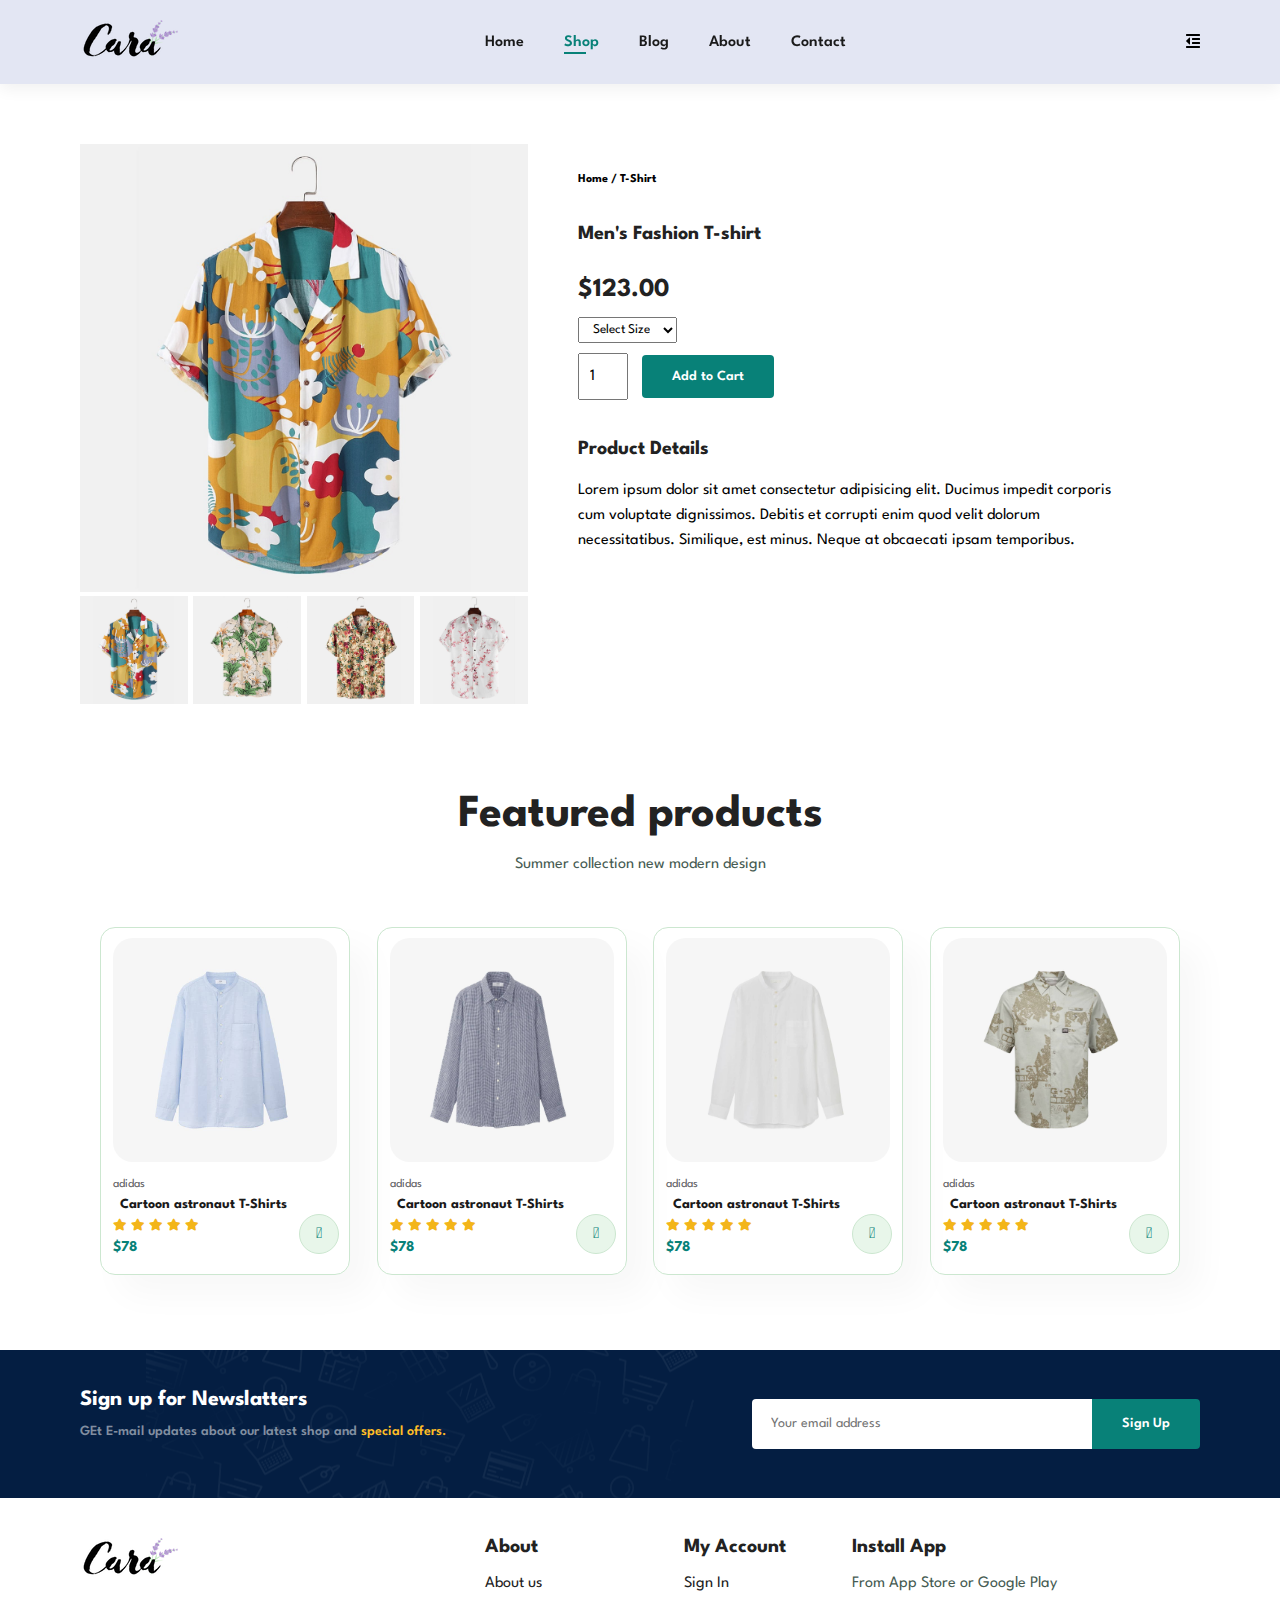
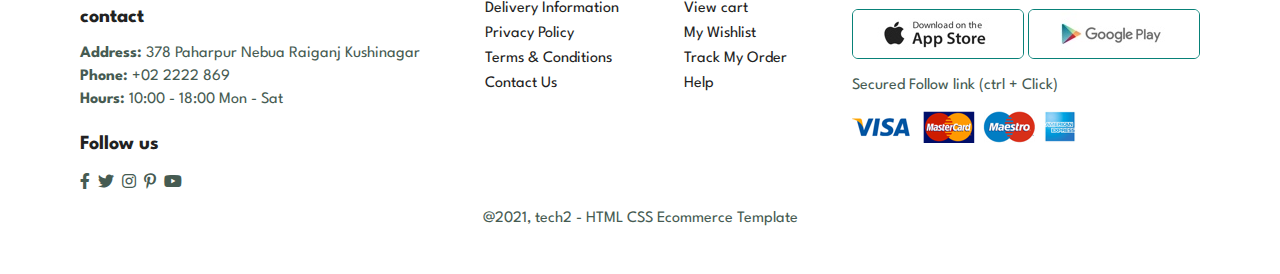
<file: sproduct.html>
<!DOCTYPE html>
<html lang="en">

    <head>
        <meta charset="UTF-8">
        <meta http-equiv="X-UA-Compatible" content="IE=edge">
        <meta name="viewport" content="width=device-width, initial-scale=1.0">
        <title>Tech2etc Ecommerce Tutorial</title>
        <link rel="stylesheet" href="https://pro.fontawesome.com/releases/v5.10.0/css/all.css" />

        <link rel="stylesheet" href="style.css">
    </head>

    <body>
        <section id="header">
            <a href="#"><img src="img/logo.png" class="logo" alt="logo"></a>
            <div>
                <ul id="navbar">
                    <li><a href="index.html">Home</a></li>
                    <li><a class="active" href="shop.html">Shop</a></li>
                    <li><a href="blog.html">Blog</a></li>
                    <li><a href="about.html">About</a></li>
                    <li><a href="contact.html">Contact</a></li>
                    <li id="lg-bag"><a href="cart.html"><i class="far fa-shopping-bag"></i></a></li>
                    <a href="#" id="close"><i class="far fa-times"></i></a>
                </ul>
            </div>
            <div class="mobile">                
                <a href="cart.html"><i class="far fa-shopping-bag"></i></a>
                <i id="bar" class="fas fa-outdent"></i>
            </div>

        </section>

        <section id="prodetails" class="section-p1">
            <div class="single-pro-image">
                <img src="img/products/f1.jpg" width="100%" id="MainImg" alt="">
                
                <div class="small-img-group">
                    <div class="small-img-col">
                        <img src="img/products/f1.jpg" width="100%" class="small-img" alt="">                        
                    </div>

                    <div class="small-img-col">
                        <img src="img/products/f2.jpg" width="100%" class="small-img" alt="">                        
                    </div>

                    <div class="small-img-col">
                        <img src="img/products/f3.jpg" width="100%" class="small-img" alt="">                        
                    </div>

                    <div class="small-img-col">
                        <img src="img/products/f4.jpg" width="100%" class="small-img" alt="">                        
                    </div>
                </div>
            </div>

            <div class="single-pro-details">
                <h6>Home / T-Shirt</h6>
                <h4>Men's Fashion T-shirt</h4>
                <h2>$123.00</h2>
                <select>
                    <option>Select Size</option>
                    <option>XL</option>
                    <option>XXL</option>
                    <option>Small</option>
                    <option>Large</option>
                </select>
                <input type="number" value="1">
                <button class="normal">Add to Cart</button>
                <h4>Product Details</h4>
                <span>Lorem ipsum dolor sit amet consectetur adipisicing elit. Ducimus impedit corporis cum voluptate dignissimos. Debitis et corrupti enim quod velit dolorum necessitatibus. Similique, est minus. Neque at obcaecati ipsam temporibus.</span>
            </div>
        </section>

        <section id="product1" class="section-p1">
            <h2>Featured products</h2>
            <p>Summer collection new modern design</p>
            <div class="pro-container">
                <div class="pro">
                    <img src="img/products/n1.jpg">
                    <div class="des">
                        <span>adidas</span>
                        <h5>Cartoon astronaut T-Shirts</h5>
                        <div class="star">
                            <i class="fas fa-star"></i>
                            <i class="fas fa-star"></i>
                            <i class="fas fa-star"></i>
                            <i class="fas fa-star"></i>
                            <i class="fas fa-star"></i>
                        </div>
                        <h4>$78</h4>
                    </div>
                    <a href="#"><i class="fal fa-shopping-cart cart"></i></a>
                </div>

                <div class="pro">
                    <img src="img/products/n2.jpg">
                    <div class="des">
                        <span>adidas</span>
                        <h5>Cartoon astronaut T-Shirts</h5>
                        <div class="star">
                            <i class="fas fa-star"></i>
                            <i class="fas fa-star"></i>
                            <i class="fas fa-star"></i>
                            <i class="fas fa-star"></i>
                            <i class="fas fa-star"></i>
                        </div>
                        <h4>$78</h4>
                    </div>
                    <a href="#"><i class="fal fa-shopping-cart cart"></i></a>
                </div>

                <div class="pro">
                    <img src="img/products/n3.jpg">
                    <div class="des">
                        <span>adidas</span>
                        <h5>Cartoon astronaut T-Shirts</h5>
                        <div class="star">
                            <i class="fas fa-star"></i>
                            <i class="fas fa-star"></i>
                            <i class="fas fa-star"></i>
                            <i class="fas fa-star"></i>
                            <i class="fas fa-star"></i>
                        </div>
                        <h4>$78</h4>
                    </div>
                    <a href="#"><i class="fal fa-shopping-cart cart"></i></a>
                </div>

                <div class="pro">
                    <img src="img/products/n4.jpg">
                    <div class="des">
                        <span>adidas</span>
                        <h5>Cartoon astronaut T-Shirts</h5>
                        <div class="star">
                            <i class="fas fa-star"></i>
                            <i class="fas fa-star"></i>
                            <i class="fas fa-star"></i>
                            <i class="fas fa-star"></i>
                            <i class="fas fa-star"></i>
                        </div>
                        <h4>$78</h4>
                    </div>
                    <a href="#"><i class="fal fa-shopping-cart cart"></i></a>
                </div>

                
            </div>

        </section>

        <section id="newsletter" class="section-p1" class="section-m1">
            <div class="newstext">
                <h4>Sign up for Newslatters</h4>
                <p>GEt E-mail updates about our latest shop and <span>special offers.</span></p>
            </div>
            <div class="form">
                <input type="text" placeholder="Your email address">
                <button class="normal">Sign Up</button>
            </div>
        </section>

        <footer class="section-p1">
            <div class="col">
                <img class="logo" src="img/logo.png" alt="">
                <h4>contact</h4>
                <p><strong>Address:</strong> 378 Paharpur Nebua Raiganj Kushinagar</p>
                <p><strong>Phone:</strong> +02 2222 869</p>
                <p><strong>Hours:</strong> 10:00 - 18:00 Mon - Sat</p>
                <div class="follow">
                    <h4>Follow us</h4>
                    <div class="icon">
                        <i class="fab fa-facebook-f"></i>
                        <i class="fab fa-twitter"></i>
                        <i class="fab fa-instagram"></i>
                        <i class="fab fa-pinterest-p"></i>
                        <i class="fab fa-youtube"></i>
                    </div>
                </div>
            </div>

            <div class="col">
                <h4>About</h4>
                <a href="#">About us</a>
                <a href="#">Delivery Information</a>
                <a href="#">Privacy Policy</a>
                <a href="#">Terms & Conditions</a>
                <a href="#">Contact Us</a>

            </div>

            <div class="col">
                <h4>My Account</h4>
                <a href="#">Sign In</a>
                <a href="#">View cart</a>
                <a href="#">My Wishlist</a>
                <a href="#">Track My Order</a>
                <a href="#">Help</a>

            </div>

            <div class="col install">
                <h4>Install App</h4>
                <p>From App Store or Google Play</p>
                <div class="row">
                    <img src="img/pay/app.jpg" alt="">
                    <img src="img/pay/play.jpg" alt="">
                </div>
                <p>Secured Follow link (ctrl + Click)</p>
                <img src="img/pay/pay.png" alt="">
            </div>

            <div class="copyright">
                <p>@2021, tech2 - HTML CSS Ecommerce Template</p>
            </div>
        </footer>

        <script>
            var MainImg = document.getElementById("MainImg");
            var smallimg = document.getElementsByClassName("small-img");

            smallimg[0].onclick = function(){
                MainImg.src = smallimg[0].src;
            }
            smallimg[1].onclick = function(){
                MainImg.src = smallimg[1].src;
            }
            smallimg[2].onclick = function(){
                MainImg.src = smallimg[2].src;
            }
            smallimg[3].onclick = function(){
                MainImg.src = smallimg[3].src;
            }
        </script>


        <script src="script.js"></script>
    </body>

</html>
</file>
<file: style.css>
@import url("https://fonts.googleapis.com/css2?family=Spartan:wght@100;200;300;400;500;600;700;800;900&display=swap");
* {
  margin: 0;
  padding: 0;
  box-sizing: border-box;
  font-family: "Spartan", sans-serif;
}

html {
  scroll-behavior: smooth;
}

/* Global Styles */

h1 {
  font-size: 50px;
  line-height: 64px;
  color: #222;
}

h2 {
  font-size: 46px;
  line-height: 54px;
  color: #222;
}

h4 {
  font-size: 20px;
  color: #222;
}

h6 {
  font-weight: 700;
  font-size: 12px;
}

p {
  font-size: 16px;
  color: #465b52;
  margin: 15px 0 20px 0;
}

.section-p1 {
  padding: 40px 80px;
}

.section-m1 {
  margin: 40px 0;
}

button.normal{
  font-size: 14px;
  font-weight: 600;
  padding: 15px 30px;
  color: #000;
  background-color: #fff;
  border-radius: 4px;
  cursor: pointer;
  border: none;
  outline: none;
  transition: 0.3s;
}


button.white{
  font-size: 14px;
  font-weight: 600;
  padding: 11px 18px;
  color: #fff;
  background-color: transparent;
  
  cursor: pointer;
  border: 1px solid #fff;
  outline: none;
  transition: 0.3s;
}

body {
  width: 100%;
}

#header{
  display: flex;
  align-items: center;
  justify-content: space-between;
  padding: 20px 80px;
  background: #e3e6f3;
  box-shadow: 0 5px 15px rgba(0, 0, 0, 0.06);
  z-index: 999;
  position: sticky;
  top: 0;
  left: 0;
}

#navbar {
  display: flex;
  align-items: center;
  justify-content: center;
}

#navbar li{
  list-style: none;
  padding: 0 20px;
  position: relative;
}

#navbar li a {
  text-decoration: none;
  font-size: 16px;
  font-weight: 600;
  color: #1a1a1a;
  transition: 0.3s ease;
}

#navbar li a:hover,
#navbar li a.active{
  color: #088178;
}

#navbar li a.active::after,
#navbar li a:hover::after{
  content: "";
  width: 30%;
  height: 2px;
  background: #088178;
  position: absolute;
  bottom: -4px;
  left: 20px;
}

#mobile{
  display: none;
  align-items: center;
}

#close{
  display: none;
}
#hero{
  background-image: url("img/hero4.png");
  height: 90vh;
  width: 100%;
  background-size: cover;
  background-position: top 25% right 0;
  padding: 0 80px;
  display: flex;
  flex-direction: column;
  align-items: flex-start;
  justify-content: center;
}

#hero h4{
  padding-bottom: 15px;
}

#hero h1{
  color: #088178;
}

#hero button{
  background-image: url("img/button.png");
  background-color: transparent;
  color: #088178;
  border: 0;
  padding: 14px 80px 14px 65px;
  background-repeat: no-repeat;
  cursor: pointer;
  font-weight: 700;
  font-size: 15px;
}

#feature{
  display: flex;
  align-items: center;
  justify-content: space-between;
  flex-wrap: wrap;
}

#feature .fe-box{
  width: 180px;
  text-align: center;
  padding: 25px 15px;
  box-shadow: 20px 20px 34px rgba(0, 0, 0, 0.03);
  border: 1px solid;
  border: 1px solid #cce7d0;
  border-radius: 4px;
  margin: 15px 0;
}

#feature .fe-box:hover{
  box-shadow: 10px 10px 34px rgba(70, 60, 221, 0.1);

}

#feature .fe-box img{
  width: 100%;
  margin-bottom: 10px;
}

#feature .fe-box h6{
  display: inline-block;
  padding: 9px 8px 6px 8px;
  line-height: 1;
  color: #088178;
  background-color: #fddde4;
}

#feature .fe-box:nth-child(2) h6{
  background-color: #cdebbc;
}
#feature .fe-box:nth-child(3) h6{
  background-color: #d1e8f2;
}
#feature .fe-box:nth-child(4) h6{
  background-color: #cdd4f8;
}
#feature .fe-box:nth-child(5) h6{
  background-color: #f6dbf6;
}
#feature .fe-box:nth-child(6) h6{
  background-color: #fff2e5;
}

#product1{
  text-align: center;
}

#product1 .pro-container{
  display: flex;
  justify-content: space-between;
  padding: 20px;
  flex-wrap: wrap;
}

#product1 .pro{
  width: 23%;
  min-width: 250px;
  padding: 10px 12px;
  border: 1px solid #cce7d0;
  cursor: pointer;
  box-shadow: 20px 20px 34px rgba(0, 0, 0, 0.03);
  margin: 15px 0;
  transition: 0.2s ease;
  position: relative;
  border-radius: 15px;
}

#product1 .pro:hover{
  box-shadow: 20px 20px 34px rgba(0, 0, 0, 0.06);

}

#product1 .pro img{
  width: 100%;
  border-radius: 20px;
}

#product1 .pro .des{
  text-align: start;
  padding: 10px 0;
}

#product1 .pro .des span{
  color: #606063;
  font-size: 12px;
}

#product1 .pro .des h5{
  padding: 7px;
  color: #1a1a1a;
  font-size: 14px;
}

#product1 .pro .des i{
  font-size: 12px;
  color: rgb(243, 181, 25);
}

#product1 .pro .des h4{
  padding-top: 7px;
  font-size: 15px;
  font-weight: 700;
  color: #088178;
}

#product1 .pro .cart{
  width: 40px;
  height: 40px;
  line-height: 40px;
  border-radius: 50px;
  background-color: #e8f6ea;
  font-weight: 500;
  color: #088178;
  border: 1px solid #cce7d0;
  position: absolute;
  bottom: 20px;
  right: 10px;

}

#banner{
  display: flex;
  flex-direction: column;
  justify-content: space-evenly;
  align-items: center;
  text-align: center;
  background-image: url("img/banner/b2.jpg");
  width: 100%;
  height: 40vh;
  background-size: cover;
  background-position: center;
}

#banner h4{
  color: #fff;
  font-size: 16px;
}

#banner h2{
  color: #fff;
  font-size: 30px;
  padding: 10px 0;
}

#banner h2 span{
  color: #ef3636;
  
}

#banner button:hover{
  background: #088178;
  color: #fff;
}

#sm-banner{
  display: flex;
  justify-content: space-around;
  flex-wrap: wrap;
}

#sm-banner .banner-box{
  display: flex;
  flex-direction: column;
  justify-content: center;
  align-items: flex-start;
  background-image: url("img/banner/b17.jpg");
  width: 580px;
  height: 50vh;
  background-size: cover;
  background-position: center;
  padding: 30px;
}

#sm-banner .banner-box2{
  background-image: url("img/banner/b10.jpg");
}
#sm-banner h4{
  color: #fff;
  font-size: 20px;
}

#sm-banner h2{
  color: #fff;
  font-size: 28px;
  font-weight: 800;
}

#sm-banner span{
  color: #fff;
  font-size: 14px;
  font-weight: 500;
  padding-bottom: 15px;
}

#sm-banner .banner-box:hover button{
  background: #088178;
  border: 1px solid #088178;
}

#banner3 .banner-box{
  display: flex;
  flex-direction: column;
  justify-content: center;
  align-items: flex-start;
  background-image: url("img/banner/b7.jpg");
  width: 30%;
  height: 30vh;
  background-size: cover;
  background-position: center;
  padding: 20px; 
  margin-bottom: 20px;
}

#newsletter{
  display: flex;
  justify-content: space-between;
  flex-wrap: wrap;
  align-items: center;
  background-image: url("img/banner/b14.png");
  background-repeat: no-repeat;
  background-position: 20% 30%;
  background-color: #041e42;
}

#newsletter h4{
  font-size: 22px;
  font-weight: 700;
  color: #fff;
}

#newsletter p{
  font-size: 14px;
  font-weight: 600;
  color: #818ea0;
}

#newsletter p span{
  color: #ffbd27;
}

#newsletter .form{
  display: flex;
  width: 40%;
}

#newsletter input{
  height: 3.125rem;
  padding: 0 1.25em;
  font-size: 14px;
  width: 100%;
  border: 1px solid transparent;
  border-radius: 4px;
  outline: none;
  border-top-right-radius: 0;
  border-bottom-right-radius: 0;
}


#newsletter button{
  background-color: #088178;
  color: #fff;
  white-space: nowrap;
  border-top-left-radius: 0;
  border-bottom-left-radius: 0;
}

footer{
  display: flex;
  flex-wrap: wrap;
  justify-content: space-between;
}

footer .col{
  display: flex;
  flex-direction: column;
  align-items: flex-start;
  margin-bottom: 20px;
}

footer .logo{
  margin-bottom: 30px;
}

footer h4{
  font-style: 14px;
  padding-bottom: 20px;
}

footer p{
  font-style: 13px;
  margin: 0 0 8px 0;
}

footer a{
  font-style: 13px;
  text-decoration: none;
  color: #222;
  margin-bottom: 10px;
} 

footer .follow{
  margin-top: 20px;

}

footer .follow i{
  color: #465b52;
  padding-right: 4px;
  cursor: pointer;
}

footer .install .row img{
  border: 1px solid #088178;
  border-radius: 6px;
}

footer .install img{
  margin: 10px 0 15px 0;
}

footer .follow i:hover,
footer a:hover{
  color: #088178;
}

footer .copyright{
  width: 100%;
  text-align: center;
}


/* --------------shop page---------------------------------*/

#page-header{
  background-image: url("img/banner/b1.jpg");
  width: 100%;
  height: 40vh;
  background-size: contain;
  display: flex;
  justify-content: center;
  text-align: center;
  flex-direction: column;
  padding: 14px;
}

#page-header h2,
#page-header p{
  color: #fff;
}

#pagination{
  text-align: center;
}

#pagination a{
  text-decoration: none;
  background-color: #088178;
  padding: 15px 20px;
  border-radius: 4px;
  color: #fff;
  font-weight: 600;
}

#pagination a i{
  font-size: 16px;
  font-weight: 600;
}



/*---------------------blog---------------------*/
#page-header.blog-header{
  background-image: url("img/banner/b19.jpg");
}

#blog{
  padding: 150px 150px 0 150px;
}

#blog .blog-box{
  display: flex;
  align-items: center;
  width: 100%;
  position: relative;
  padding-bottom: 90px;
}

#blog .blog-img{
  width: 50%;
  margin-right: 40px;
}

#blog img{
  width: 100%;
  height: 300px;
  object-fit: cover;
}

#blog .blog-details{
  width: 50%;
}

#blog .blog-details a{
  text-decoration: none;
  font-style: 11px;
  color: #000;
  font-weight: 700;
  position: relative;
  transition: 0.3s;
}




#blog .blog-details a::after {
  content: "";
  width: 50px;
  height: 1px;
  background-color: #000;
  position: absolute;
  top: 6px;
  right: -60px;
}

#blog .blog-details a:hover{
  color: #088178;
}
#blog .blog-details a:hover::after{
  background-color: #088178;
}

#blog .blog-box h1{
  position: absolute;
  top: -40px;
  left: 0;
  font-size: 70px;
  color: #c9cbce;
  z-index: -9;
}



/*---------------About----------------*/

#page-header.about-header{
  background-image: url("img/about/banner.png");
}

#about-head{
  display: flex;
  align-items: center;
}

#about-head img{
  width: 100%;
  height: auto;
}

#about-head div{
  padding-left: 40px;
}

#about-app{
  text-align: center;
}
#about-app .video{
  width: 70%;
  height: 100%;
  margin: 30px auto 0 auto;
}

#about-app .video video{
  width: 100%;
  height: 100%;
  border-radius: 20px;
}


/*--------------------------Contact-------------------*/
#contact-details{
  display: flex;
  align-items: center;
  justify-content: space-between;
}

#contact-details.details{
  width: 50%;
}
#contact-details .details span,
#form-details form span{
  font-size: 12px;
}
#contact-details .details h2,
#form-details form span{
  font-size: 26px;
  line-height: 35px;
  padding: 20px 0;
}

#contact-details .details h3{
  font-size: 16px;
  padding-bottom: 15px;
}

#contact-details .details li{
  list-style: none;
  display: flex;
  padding: 10px 0;
  
}

#contact-details .details li i{
  font-size: 14px;
  padding-right: 22px;
}

#contact-details .details li p{
  margin: 0 0 20px 0;
}

#contact-details .map{
  width: 55%;
  height: 400px;
}

#contact-details .map iframe{
  width: 100%;
  height: 100%;
}
#form-details{
  display: flex;
  justify-content: space-between;
  margin: 30px;
  padding: 80px;
  border: 1px solid #e1e1e1;
}

#form-details form{
  width: 65%;
  display: flex;
  flex-direction: column;
  align-items: flex-start;
}

#form-details form input,
#form-details form textarea{
  width: 100%;
  padding: 12px 15px;
  outline: none;
  margin-bottom: 20px;
  border: 1px solid #e1e1e1;
}


#form-details form button{
  background-color: #088178;
  color: #fff;
}

#form-details .people div{
  padding-bottom: 25px;
  display: flex;
  align-items: flex-start;

}
#form-details .people div img{
  width: 65px;
  height: 65px;
  object-fit: cover;
  margin-right: 15px;
}
#form-details .people div p{
  margin: 0;
  font-size: 13px;
  line-height: 25px;
}

#form-details .people div p span{
  display: flex;
  font-style: 16px;
  font-weight: 600;
  color: #000;
}


/*------------------Cart--------------------------*/
#cart{
  overflow-x: auto;
}
#cart table{
  width: 100%;
  border-collapse: collapse;
  table-layout: fixed;
  white-space: nowrap;
}

#cart table img{
  width: 70px;
}

#cart table td:nth-child(1){
  width: 100px;
  text-align: center;
}

#cart table td:nth-child(2){
  width: 150px;
  text-align: center;
}

#cart table td:nth-child(4),
#cart table td:nth-child(5),
#cart table td:nth-child(6){
  width: 150px;
  text-align: center;
}

#cart table td:nth-child(5) input{
  width: 70px;
  padding: 10px 5px 10px 15px;
}

#cart table thead{
  border: 1px solid #e2e9e1;
  border-left: none;
  border-right: none;

}
#cart table thead td{
  font-weight: 700;
  text-transform: uppercase;
  font-size: 13px;
  padding: 18px 0;
}
#cart table tbody tr td{
  padding-top: 15px;
}
#cart table tbody td{
  font-size: 13px;
}

#cart-add{
  display: flex;
  flex-wrap: wrap;
  justify-content: space-between;
}

#coupon{
  width: 50%;
  margin-bottom: 30px;
}

#coupon h3,
#subtotal h3{
  padding-bottom: 15px;
}
#coupon input{
  padding: 10px 20px;
  outline: none;
  width: 60%;
  margin-right: 10px;
  border: 1px solid #e2e9e1;
}

#coupon button,
#subtotal button{
  background-color: #088178;
  color: #fff;
  padding: 12px 20px;
}

#subtotal{
  width: 50%;
  margin-bottom: 30px;
  border: 1px solid #e2e9e1;
  padding: 30px;
}

#subtotal table{
  border-collapse: collapse;
  width: 100%;margin-bottom: 20px;
}

#subtotal table td{
  width: 50%;
  border: 1px solid #e2e9e1;
  padding: 10px;
  font-size: 13px;
}



































/* -------------- Responsive home page ---------------------------------*/

@media (max-width:799px){
  #navbar{
    display: flex;
    flex-direction: column;
    align-items: flex-start;
    justify-content: flex-start;
    position: fixed;
    top: 0;
    right: -300px;
    height: 100vh;
    width: 300px;
    background-color: #e3e6f3;
    box-shadow: 0 40px 60px rgba(0, 0 ,0, 0.1);
    padding: 80px 0 0 10px;
    transition: 0.3s;
  }

  #navbar.active{
    right: 0px;
  }
  #navbar li{
    margin-bottom: 25px;
  }
  #mobile{
    display: flex;
    align-items: center;
  }
  #mobile i{
    color: #1a1a1a;
    font-size: 24px;
    padding-left: 20px;

  }
  #close{
    display: initial;
    position: absolute;
    left: 30px;
    top: 30px;
    color: #222;
    font-size: 24px;
  }
  #lg-bag{
    display: none;
  }

  #hero{    
    height: 70vh;   
    padding: 0 80px;
    background-position: top 30% right 30%;
  }

  #feature{
    justify-content: center;
  }
  #feature .fe-box{
    margin: 15px 15px;
  }
  #product1 .pro-container{
    justify-content: center;
  }
  #product1 .pro{
    margin: 15px;
  }
  #banner{
    height: 20vh;
  }
  #sm-banner .banner-box {
    min-width: 100%;
    height: 30vh;
  }
  #newsletter .form {
    
    width: 70%;
  }

  /*----------Contact-------*/
  #form-details{
    padding: 40px;
  }
  #form-details form{
    width: 50%;
  }
   
}



@media (max-width: 477px){
  #header{
    padding: 10px 30px;
  }
  h1{
    font-size: 38px;
  }
  h2{
    font-size: 25px;
  }
  #hero{
    padding: 0 20px;
    background-position: 55%;
  }
  #feature{
    /*-------justify-contant space betwewn---------*/
  }
  #feature .fe-box{
    width: 155px;
    margin: 0 0 15px 0;
  }
  #product1 .pro{
    width: 100%;
  }
  #banner {
    height: 40vh;
  }
  #sm-banner .banner-box {
    height: 40vh;
  }
  #sm-banner .banner-box2 {
    margin-top: 20px;
  }
  #newsletter{
    padding: 40px 20px;
  }
  #newsletter .form {
    width: 100%;
  }
  footer .copyright {
    text-align: start;
  }
  #prodetails{
    display: flex;
    flex-direction: column;
  }
  #prodetails .single-pro-image{
    width: 100px;
    margin-right: 0px;
  }
  #prodetails .single-pro-details{
    width: 50%;
    padding-top: 30px;
  }

  /*-------------blog---------------*/
  #blog{
    padding: 100px 20px 0 20px;
  }
  #blog .blog-box{
    display: flex;
    flex-direction: column;
    align-items: flex-start;
  }

  #blog .blog-img{
    width: 100%;
    margin-right: 0px;
    margin-bottom: 30px;
  }

  #blog .blog-details{
    width: 100%;
  }

  /*-------------------About-----------------------*/
  #about-head{
    flex-direction: column;
  }

  #about-head img{
    width: 100%;
    margin-bottom: 20px;
  }
  #about-head div{
    padding-left: 0px;
  }
  #about-app .video{
    width: 100%;
  }
  /*--------------Contact---------*/
  #contact-details{
    flex-direction: column;
  }
  #contact-details .details{
    width: 100%;
    margin-bottom: 30px;
  }
  #contact-details .map{
    width: 100%;
  }

  #form-details{
    margin: 10px;
    padding: 30px 10px;
    flex-wrap: wrap;
  }
  #form-details form{
    width: 100%;
    margin-bottom: 30px;
  }
  /*-----------------Cart------*/
  #cart-add{
    flex-direction: column;
  }
  #coupon{
    width: 100%;
  }
  #subtotal{
    width: 100%;
    padding: 20px;
  }
}


/*--------------------------Single Products----------*/
#prodetails {
  display: flex;
  margin-top: 20px;
}
#prodetails .single-pro-image{
  width: 40%;
  margin-right: 50px;
}

.small-img-group{
  display: flex;
  justify-content: space-between;
}

.small-img-col{
  flex-basis: 24%;
  cursor: pointer;
}

#prodetails .single-pro-details{
  width: 50%;
  padding-top: 30px;
}

#prodetails .single-pro-details h4{
  padding: 40px 0 20px 0;
}

#prodetails .single-pro-details h2{
  font-size: 26px;
}
#prodetails .single-pro-details select{
  display: block;
  padding: 5px 10px;
  margin-bottom: 10px;
}
#prodetails .single-pro-details input{
  width: 50px;
  height: 47px;
  padding-left: 10px;
  font-size: 16px;
  margin-right: 10px;
}

#prodetails .single-pro-details input:focus{
  outline: none;
}

#prodetails .single-pro-details button{
  background: #088178;
  color: #fff
}

#prodetails .single-pro-details span{
  line-height: 25px;
}
</file>
